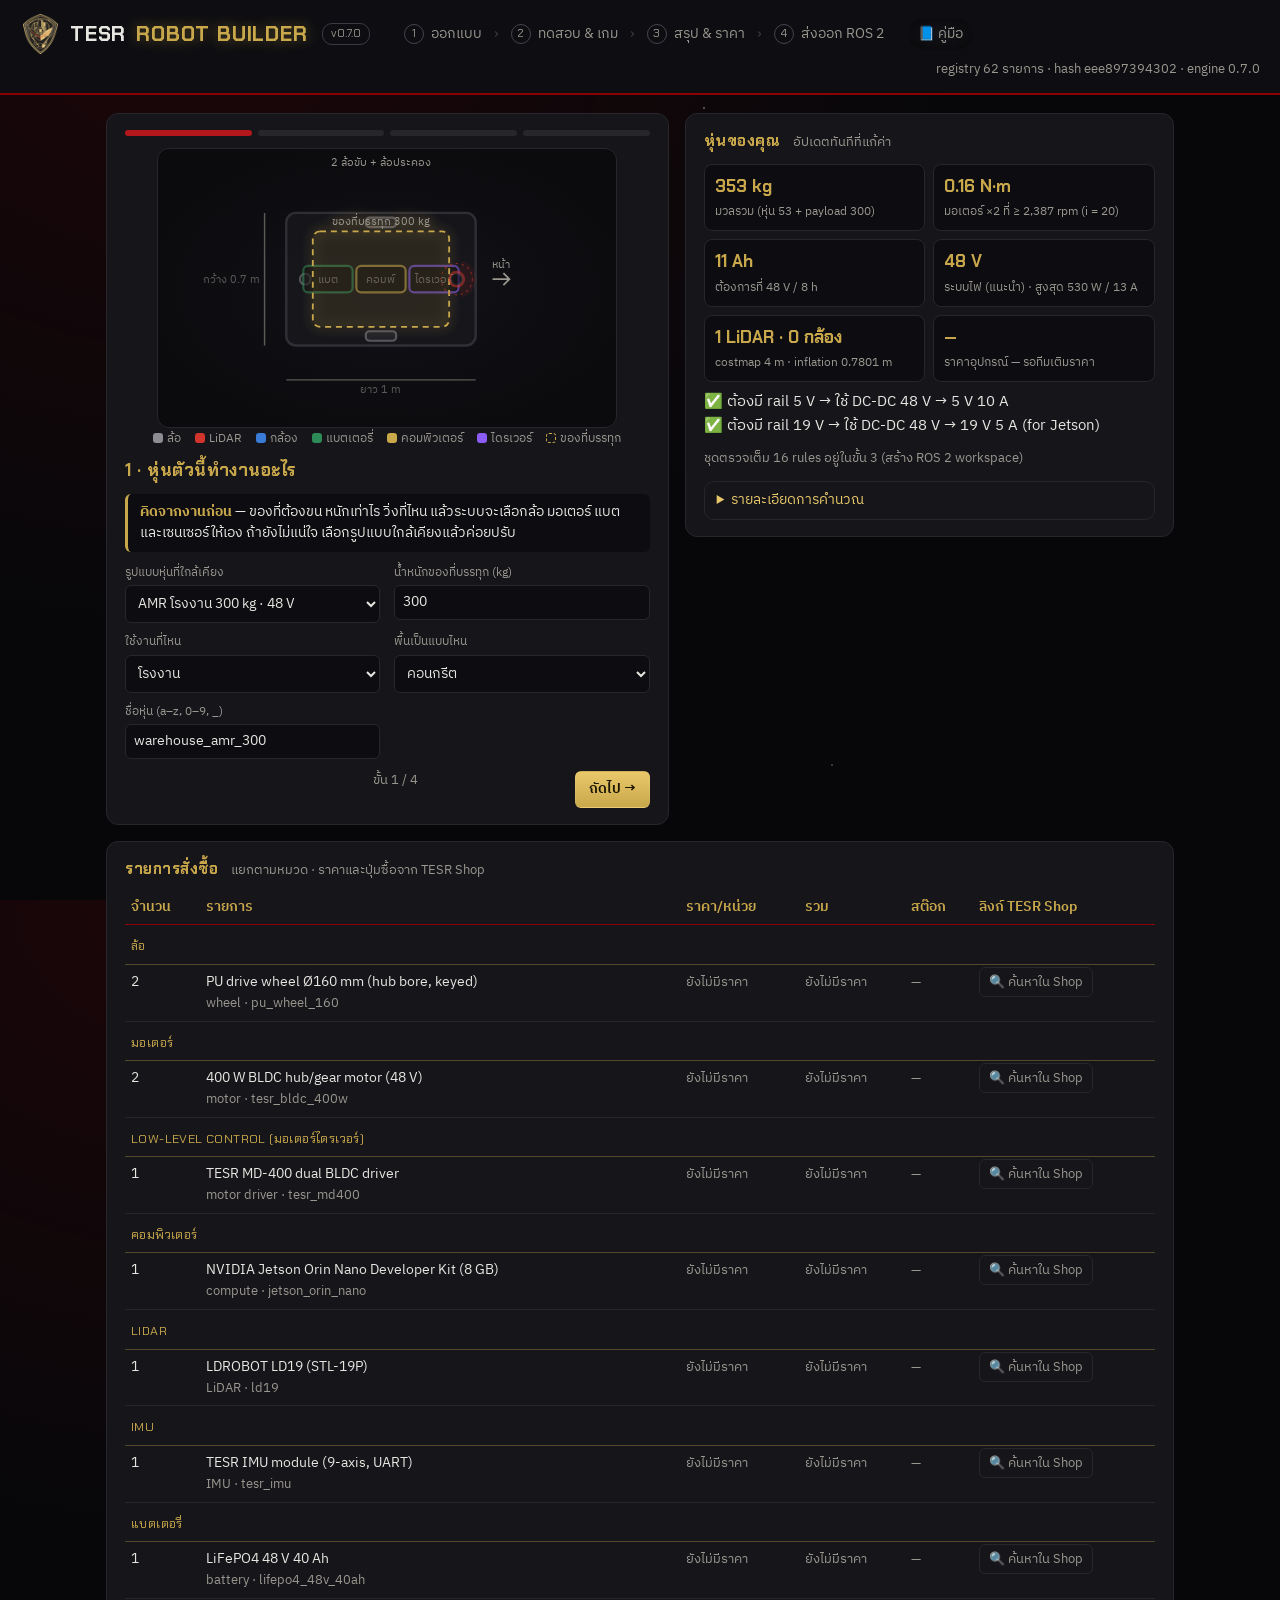
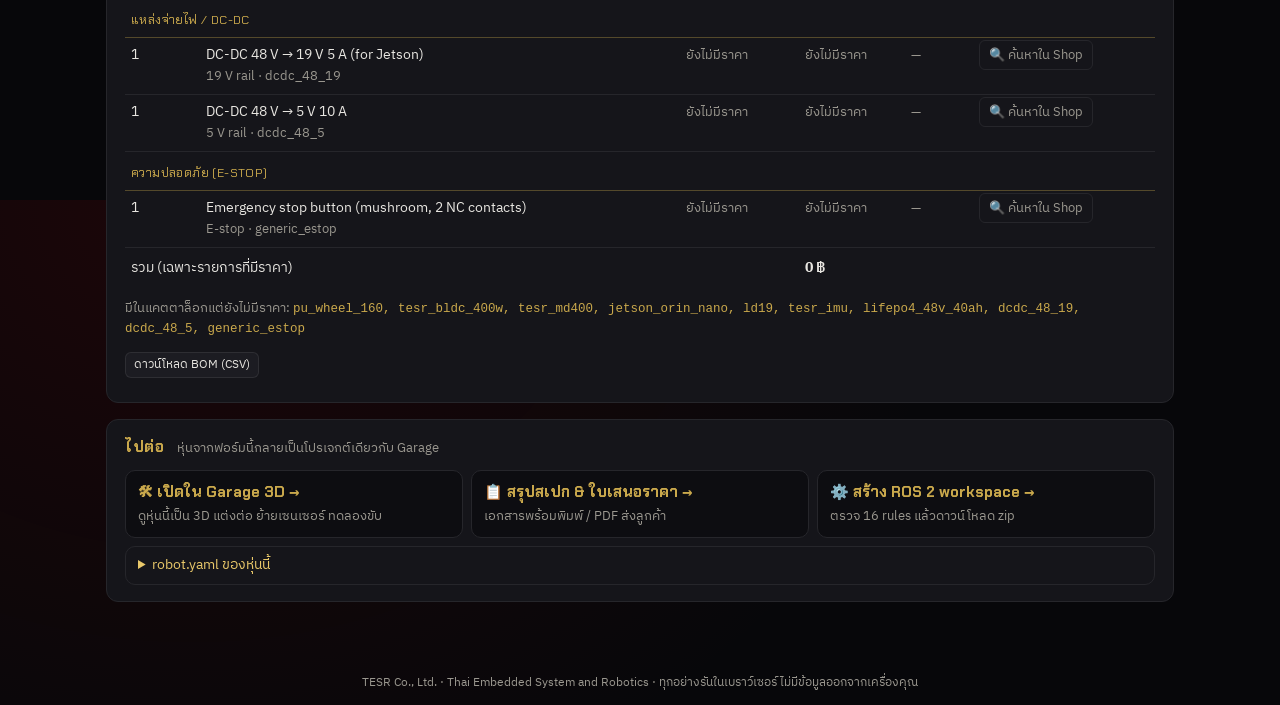
<file: docs/form.html>
<!DOCTYPE html>
<html lang="th">
<head>
<meta charset="utf-8">
<meta name="viewport" content="width=device-width, initial-scale=1">
<title>TESR Robot Builder — โหมดฟอร์ม (กรอกสเปกเร็ว)</title>
<style>header.tesr nav .navsep { color:var(--muted); font-size:11.5px; margin:0 6px 0 4px; opacity:.7; }</style>
<link rel="preconnect" href="https://fonts.googleapis.com">
<link href="https://fonts.googleapis.com/css2?family=Chakra+Petch:wght@500;700&family=IBM+Plex+Sans+Thai:wght@400;600&display=swap" rel="stylesheet">
<link rel="stylesheet" href="./theme.css"><link rel="stylesheet" href="./logo.css">
</head>
<body>
<header class="tesr">
  <h1>TESR <span>Robot Builder</span></h1>
  <nav><a href="./index.html">1 · 🛠 Garage 3D</a><a href="./summary.html">2 · 📋 สรุปสเปก &amp; ใบเสนอราคา</a><a href="./build.html">3 · ⚙️ สร้าง ROS 2 workspace</a><span class="navsep">เครื่องมือ:</span><a class="active" href="./form.html">โหมดฟอร์ม</a><a href="./model.html">เปิด URDF/STL</a></nav>
  <div class="status" id="registryStatus">กำลังโหลด…</div>
</header>
<main class="wrap">
  <div class="wizard">
    <div class="panel">
      <div class="stepbar" id="stepbar"><span></span><span></span><span></span><span></span></div>
      <svg class="guide" id="guide" viewBox="0 0 380 230" xmlns="http://www.w3.org/2000/svg" aria-hidden="true"></svg>
      <div class="legend"><span><i style="background:#8c8c92"></i>ล้อ</span><span><i style="background:#d0342c"></i>LiDAR</span><span><i style="background:#3a7bd5"></i>กล้อง</span><span><i style="background:#2e8b57"></i>แบตเตอรี่</span><span><i style="background:#C9A84C"></i>คอมพิวเตอร์</span><span><i style="background:#8b5cf6"></i>ไดรเวอร์</span><span><i style="background:transparent;border:1px dashed #C9A84C"></i>ของที่บรรทุก</span></div>

      <section class="step now" id="s1">
        <h2>1 · หุ่นตัวนี้ทำงานอะไร</h2>
        <div class="hint"><b>คิดจากงานก่อน</b> — ของที่ต้องขน หนักเท่าไร วิ่งที่ไหน แล้วระบบจะเลือกล้อ มอเตอร์ แบต และเซนเซอร์ให้เอง ถ้ายังไม่แน่ใจ เลือกรูปแบบใกล้เคียงแล้วค่อยปรับ</div>
        <div class="grid">
          <label>รูปแบบหุ่นที่ใกล้เคียง <select id="preset">
            <option value="amr_300">AMR โรงงาน 300 kg · 48 V</option>
            <option value="service_60">หุ่นบริการ 60 kg (โรงพยาบาล/สำนักงาน) · 24 V</option>
            <option value="edu_small">หุ่นเรียนขนาดเล็ก (IRON-X class) · 12 V</option>
            <option value="mecanum_demo">Mecanum 4 ล้อ 30 kg · 24 V</option>
          </select></label>
          <label>น้ำหนักของที่บรรทุก (kg) <input id="payload" type="number" step="1" min="0" value="300"></label>
          <label>ใช้งานที่ไหน <select id="envType"><option value="factory">โรงงาน</option><option value="warehouse">คลังสินค้า</option><option value="hospital">โรงพยาบาล</option><option value="office">สำนักงาน</option><option value="laboratory">ห้องแลป</option><option value="outdoor">กลางแจ้ง</option><option value="custom">อื่น ๆ</option></select></label>
          <label>พื้นเป็นแบบไหน <select id="floor"><option value="concrete">คอนกรีต</option><option value="epoxy">อีพ็อกซี</option><option value="tile">กระเบื้อง</option><option value="carpet">พรม</option><option value="asphalt">ยางมะตอย</option><option value="gravel">กรวด</option><option value="mixed">ผสม</option></select></label>
          <label>ชื่อหุ่น (a–z, 0–9, _) <input id="name" value="warehouse_amr_300"></label>
        </div>
      </section>

      <section class="step" id="s2">
        <h2>2 · ตัวถังใหญ่แค่ไหน</h2>
        <div class="hint"><b>วัดจากขอบนอก</b> ยาว × กว้าง × สูง ของตัวหุ่น (ไม่รวมของที่บรรทุก) ระบบใช้ตัวเลขนี้คำนวณเสถียรภาพ, ช่องทางที่ผ่านได้ และค่า Nav2 ให้อัตโนมัติ</div>
        <div class="grid">
          <label>ยาว L (m) <input id="length" type="number" step="0.01" min="0.1" value="1.0"></label>
          <label>กว้าง W (m) <input id="width" type="number" step="0.01" min="0.1" value="0.7"></label>
          <label>สูง H (m) <input id="height" type="number" step="0.01" min="0.05" value="0.45"></label>
          <label>ล้อประคอง (เฉพาะ differential) <select id="casterLayout"><option value="front_rear">2 ล้อ หน้า + หลัง</option><option value="corners4">4 ล้อ ทุกมุม</option><option value="rear1">1 ล้อ หลัง</option><option value="front1">1 ล้อ หน้า</option></select></label>
          <label>ระบบขับ <select id="drive"><option value="differential">2 ล้อขับ + ล้อประคอง (differential)</option><option value="mecanum">4 ล้อ mecanum (เคลื่อนที่ทุกทิศ)</option><option value="four_wheel" disabled>4 ล้อขับ skid-steer (เร็ว ๆ นี้)</option><option value="ackermann" disabled>บังคับเลี้ยวแบบรถยนต์ Ackermann (เร็ว ๆ นี้)</option></select></label>
        </div>
        <details>
          <summary>ตั้งค่าล้อและตัวถังเพิ่มเติม (ถ้ารู้)</summary>
          <div class="grid">
            <label>ระยะใต้ท้อง (m) <input id="groundClearance" type="number" step="0.005" min="0" value="0.05"></label>
            <label>เส้นผ่านศูนย์กลางล้อ (m) <input id="wheelDiameter" type="number" step="0.005" min="0.02" value="0.16"></label>
            <label>หน้ากว้างล้อ (m) <input id="wheelWidth" type="number" step="0.005" min="0.01" value="0.05"></label>
            <label>ระยะห่างล้อซ้าย-ขวา (m) <input id="track" type="number" step="0.01" min="0.05" value="0.60"></label>
            <label id="wheelbaseRow" style="display:none">wheelbase หน้า-หลัง (m) <input id="wheelbase" type="number" step="0.01" min="0.05" value="0.40"></label>
            <label>อัตราทดเกียร์ i <input id="gearRatio" type="number" step="1" min="1" value="20"></label>
            <label>ช่องทางแคบสุดที่ต้องผ่าน (m) <input id="minAisle" type="number" step="0.05" min="0" value="1.2"></label>
            <label>CoG ของที่บรรทุกเหนือตัวถัง (m) <input id="cogOffsetZ" type="number" step="0.05" value="0.25"></label>
            <label class="check"><input id="robotMassManual" type="checkbox"> กำหนดมวลหุ่นเอง</label>
            <label>มวลหุ่นเปล่า (kg) <input id="robotMass" type="number" step="0.5" min="1" value="50" disabled></label>
          </div>
        </details>
      </section>

      <section class="step" id="s3">
        <h2>3 · วิ่งเร็วแค่ไหน นานแค่ไหน</h2>
        <div class="hint"><b>ความเร็วกำหนดมอเตอร์ เวลากำหนดแบต</b> — หุ่นในอาคารส่วนใหญ่ 0.5–1.0 m/s; แรงดันระบบ 12 V สำหรับหุ่นเล็ก, 24 V ทั่วไป, 48 V สำหรับหุ่นหนัก</div>
        <div class="grid">
          <label>ความเร็วสูงสุด (m/s) <input id="vMax" type="number" step="0.1" min="0.1" max="5" value="1.0"></label>
          <label>ใช้งานต่อการชาร์จ (h) <input id="runtimeH" type="number" step="0.5" min="0.5" value="8"></label>
        </div>
        <h3>แรงดันระบบไฟ <span class="muted">— ระบบแนะนำให้จากกำลังที่ต้องใช้ กดเลือกเองได้ อุปกรณ์ในขั้น 4 จะกรองตามนี้</span></h3>
        <div class="volt" id="voltCards">
          <button type="button" class="vcard" data-v="12"><b>12 V</b><span>หุ่นเล็ก / หุ่นเรียน · &lt; 150 W</span><small>DC/BLDC 60 W · Li-ion 12 V · ไดรเวอร์ serial</small></button>
          <button type="button" class="vcard" data-v="24"><b>24 V</b><span>หุ่นบริการ / ทั่วไป · 150–700 W</span><small>BLDC 100–200 W · LiFePO4 24 V · TESR MD-200</small></button>
          <button type="button" class="vcard" data-v="48"><b>48 V</b><span>AMR หนัก / โลจิสติกส์ · &gt; 700 W</span><small>BLDC 400 W · LiFePO4 48 V · TESR MD-400</small></button>
        </div>
        <select id="busV" hidden><option>12</option><option>24</option><option selected>48</option></select>
        <details>
          <summary>ตั้งค่าการเคลื่อนที่เพิ่มเติม</summary>
          <div class="grid">
            <label>อัตราเร่งสูงสุด a_max (m/s²) <input id="aMax" type="number" step="0.1" min="0.1" max="5" value="0.5"></label>
            <label>หมุนเร็วสุด w_max (rad/s) <input id="wMax" type="number" step="0.1" min="0.1" max="6.28" value="1.0"></label>
            <label>ความชันสูงสุด (°) <input id="slopeDeg" type="number" step="0.5" min="0" max="30" value="5"></label>
            <label>safety margin สำหรับ Nav (m) <input id="margin" type="number" step="0.01" min="0" value="0.05"></label>
          </div>
        </details>
      </section>

      <section class="step" id="s4">
        <h2>4 · อุปกรณ์</h2>
        <div class="hint"><b>เลือกให้แล้วจากผลคำนวณ แต่ไม่ล็อก</b> — ทุกช่องเปลี่ยนได้ เช่นมีแบต 12 V อยู่แล้วก็ใช้ได้ ระบบจะบอกว่าต้องต่ออนุกรมกี่ก้อนหรือต้องมี DC-DC และคิด BOM ให้ ถ้าหุ่นต้องเดินเอง (SLAM/Nav) ต้องมี LiDAR อย่างน้อย 1 ตัว</div>
        <div class="grid">
          <label>ล้อ + มอเตอร์ <select id="motor"></select></label>
          <label>Low-level control (ไดรเวอร์) <select id="driver"></select></label>
          <label>แบตเตอรี่ <select id="battery"></select></label>
          <label>คอมพิวเตอร์ <select id="compute"></select></label>
          <label>LiDAR <select id="lidar"></select></label>
          <label>จำนวน / ตำแหน่ง LiDAR <select id="lidarLayout"><option value="front1">1 ตัว หน้า</option><option value="diag2">2 ตัว เฉียง (หน้าซ้าย + หลังขวา) — แบบ KURO-X / Beary-X</option><option value="fr2">2 ตัว หน้า + หลัง</option><option value="rear3">3 ตัว หน้า + มุมหลัง 2</option><option value="corner4">4 ตัว ทุกมุม</option></select></label>
          <label>กล้อง depth <select id="camera"></select></label>
          <label>จำนวนกล้อง <select id="cameraLayout"><option value="front1">1 ตัว หน้า</option><option value="fr2">2 ตัว หน้า + หลัง</option></select></label>
          <label>IMU <select id="imu"></select></label>
          <label class="check"><input id="estop" type="checkbox" checked> มี E-stop</label>
          <label>จำนวนไดรเวอร์ <input id="driverCount" type="number" step="1" min="1" max="4" value="1"></label>
        </div>
        <details>
          <summary>ดูตัวเลือกมอเตอร์และแบตทั้งหมด พร้อมเหตุผล</summary>
          <div class="two"><div><h3>มอเตอร์</h3><div id="motorRec"></div></div><div><h3>แบตเตอรี่</h3><div id="batteryRec"></div></div></div>
        </details>
        <details>
          <summary>ตั้งค่าโครงการ / แคตตาล็อกราคา</summary>
          <div class="grid">
            <label>package prefix <input id="prefix" value="tesr_robot"></label>
            <label>คำอธิบาย <input id="description" value="300 kg AMR สำหรับโลจิสติกส์ในโรงงาน"></label>
            <label>ประเภทงาน <select id="application"><option value="amr">AMR</option><option value="agv">AGV</option><option value="service">Service</option><option value="delivery">Delivery</option><option value="inspection">Inspection</option><option value="research">Research / Education</option><option value="mobile_manipulator">Mobile manipulator</option><option value="outdoor">Outdoor</option><option value="custom">Custom</option></select></label>
          </div>
          <div class="catalog" style="margin-top:8px">
            <input id="catalogRef" placeholder="ลิงก์ Google Sheet ราคาของทีม (ว่าง = data/products.csv)">
            <button class="mini" id="loadCatalog">โหลด</button>
          </div>
          <p class="muted" id="catalogStatus">—</p>
        </details>
      </section>

      <div class="navrow">
        <button class="ghost" id="prevStep">← ย้อนกลับ</button>
        <span class="muted" id="stepText"></span>
        <button class="gold" id="nextStep">ถัดไป →</button>
      </div>
    </div>

    <div class="panel sticky">
      <h2>หุ่นของคุณ <small>อัปเดตทันทีที่แก้ค่า</small></h2>
      <div class="kpi" id="kpi"></div>
      <div id="compatOut"></div>
      <details>
        <summary>รายละเอียดการคำนวณ</summary>
        <h3>ระบบขับ</h3><div id="drivetrainOut"></div>
        <h3>พลังงาน</h3><div id="powerOut"></div>
        <h3>Nav2</h3><div id="navOut"></div>
      </details>
    </div>
  </div>

  <div class="panel" id="bomPanel">
    <h2>รายการสั่งซื้อ <small>แยกตามหมวด · ราคาและปุ่มซื้อจาก TESR Shop</small></h2>
    <div id="bomOut"></div>
    <div class="actions"><button class="mini ghost" id="downloadBom">ดาวน์โหลด BOM (CSV)</button></div>
  </div>

  <div class="panel">
    <h2>ไปต่อ <small>หุ่นจากฟอร์มนี้กลายเป็นโปรเจกต์เดียวกับ Garage</small></h2>
    <div class="steps">
      <a href="#" id="toModel"><b>🛠 เปิดใน Garage 3D →</b><small>ดูหุ่นนี้เป็น 3D แต่งต่อ ย้ายเซนเซอร์ ทดลองขับ</small></a>
      <a href="#" id="toSummary"><b>📋 สรุปสเปก &amp; ใบเสนอราคา →</b><small>เอกสารพร้อมพิมพ์ / PDF ส่งลูกค้า</small></a>
      <a href="#" id="toBuild"><b>⚙️ สร้าง ROS 2 workspace →</b><small>ตรวจ 16 rules แล้วดาวน์โหลด zip</small></a>
    </div>
    <details>
      <summary>robot.yaml ของหุ่นนี้</summary>
      <div class="actions"><button class="mini" id="downloadYaml">ดาวน์โหลด .robot.yaml</button><button class="mini ghost" id="copyYaml">คัดลอก YAML</button><button class="mini ghost" id="downloadDesign">ดาวน์โหลดผลคำนวณ (JSON)</button></div>
      <textarea id="yamlOut" class="yaml" readonly></textarea>
      <pre id="cmdOut" class="muted"></pre>
    </details>
  </div>
</main>
<footer class="tesr">TESR Co., Ltd. · Thai Embedded System and Robotics · ทุกอย่างรันในเบราว์เซอร์ ไม่มีข้อมูลออกจากเครื่องคุณ</footer>
<script src="./app.js"></script>
<script src="./garage-core.js"></script>
<script>
// Form mode → the one shared project: convert the form design into a Garage state (tesr_rb_garage), then open a page.
(function () {
  function toGarage(d) {
    const G = window.TESR_GARAGE, reg = window.__tesrRegistry;
    const state = {
      version: 1, blueprint: null, name: d.name, prefix: d.prefix, description: d.description || d.name,
      mission: { application: d.application, envType: d.envType, floor: d.floor, payload: d.payload, vMax: d.vMax, aMax: d.aMax, wMax: d.wMax,
        runtimeH: d.runtimeH, slopeDeg: d.slopeDeg, minAisle: d.minAisle || 0, cogOffsetZ: d.cogOffsetZ },
      chassis: { shape: 'box', length: d.length, width: d.width, height: d.height, clearance: d.groundClearance, color: 'gunmetal', shell: null },
      drive: { type: d.drive, wheelDiameter: d.wheelDiameter, wheelWidth: d.wheelWidth, track: d.track, wheelbase: d.wheelbase, gearRatio: d.gearRatio,
        casterLayout: d.casterLayout || 'front_rear', driverCount: d.driverCount, motor: d.motor, driver: d.driver },
      power: { busV: d.busV, battery: d.battery }, compute: d.compute, sensors: [], parts: [], estop: !!d.estop,
      user: { motor: true, driver: true, battery: true, busV: true },
    };
    if (d.lidar) state.sensors.push(...G.placeLayout('lidar', d.lidar, d.lidarLayout || 'front1', state, reg));
    if (d.camera) state.sensors.push(...G.placeLayout('depth_camera', d.camera, d.cameraLayout || 'front1', state, reg));
    if (d.imu) state.sensors.push(...G.placeLayout('imu', d.imu, null, state, reg));
    return state;
  }
  function go(page) {
    return (ev) => {
      ev.preventDefault(); ev.stopImmediatePropagation();
      const t = window.__tesr; if (!t) return;
      const reg = window.__tesrRegistry; if (!reg) return;
      const state = toGarage(t.d), dv = window.TESR_GARAGE.derive(state, reg, []);
      localStorage.setItem('tesr_rb_garage', JSON.stringify(state));
      localStorage.removeItem('tesr_rb_garage_shot');
      const project = JSON.parse(localStorage.getItem('tesr_rb_project') || '{}');
      Object.assign(project, { yaml: window.TESR_GARAGE.toYaml(state, reg, dv), design: { name: state.name, prefix: state.prefix }, garage: state, saved_at: new Date().toISOString() });
      localStorage.setItem('tesr_rb_project', JSON.stringify(project));
      location.href = page;
    };
  }
  fetch('./data/registry.json', { cache: 'no-store' }).then((r) => r.json()).then((reg) => { window.__tesrRegistry = reg; });
  // capture-phase listeners run before app.js's own onclick handlers
  document.getElementById('toModel').addEventListener('click', go('./index.html'), true);
  document.getElementById('toSummary').addEventListener('click', go('./summary.html'), true);
  document.getElementById('toBuild').addEventListener('click', go('./build.html'), true);
})();
</script>
<script>
(function () {
  const steps = ['s1', 's2', 's3', 's4'];
  const focus = { s1: ['payload'], s2: ['chassis', 'dim'], s3: ['wheel', 'battery'], s4: ['lidar', 'camera', 'compute', 'driver'] };
  let i = 0;
  const $ = (id) => document.getElementById(id);
  const NS = 'http://www.w3.org/2000/svg';
  const el = (tag, attrs, text) => { const e = document.createElementNS(NS, tag); Object.entries(attrs).forEach(([k, v]) => e.setAttribute(k, v)); if (text != null) e.textContent = text; return e; };

  // Top-down illustration of the robot being designed: wheels by drive type, sensor count and placement, dimensions.
  function drawGuide(d) {
    const svg = $('guide'); if (!svg || !d) return;
    while (svg.firstChild) svg.removeChild(svg.firstChild);
    const hl = focus[steps[i]];
    const L = d.length, W = d.width, sc = Math.min(200 / L, 110 / W), cx = 185, cy = 108, l = L * sc, w = W * sc;
    const g = (part, color) => { const grp = el('g', { class: `part ${part}${hl.includes(part) ? ' hl' : ''}`, style: `--c:${color}` }); svg.appendChild(grp); return grp; };
    const label = (x, y, t, anchor = 'middle', part) => svg.appendChild(el('text', { x, y, class: `label${part && hl.includes(part) ? ' hl' : ''}`, 'text-anchor': anchor }, t));
    // front arrow
    svg.appendChild(el('path', { d: `M${cx + l / 2 + 14} ${cy} l 14 0 m -5 -5 l 5 5 l -5 5`, stroke: '#9a978f', fill: 'none', 'stroke-width': 1.5 }));
    label(cx + l / 2 + 21, cy - 9, 'หน้า', 'middle');
    // chassis
    const ch = g('chassis', '#4a4a52');
    ch.appendChild(el('rect', { x: cx - l / 2, y: cy - w / 2, width: l, height: w, rx: 8, fill: '#1c1c22', stroke: 'var(--c)', 'stroke-width': 2 }));
    // wheels
    const wh = g('wheel', '#8c8c92'), r = Math.max(7, d.wheelDiameter * sc / 2), wt = Math.max(5, d.wheelWidth * sc);
    const track = Math.min(d.track * sc, w + wt), wb = Math.min((d.wheelbase || d.length * 0.6) * sc, l - 2 * r);
    const wheel = (x, y, rot = 0, mec = false) => {
      const grp = el('g', { transform: `translate(${x} ${y}) rotate(${rot})` });
      grp.appendChild(el('rect', { x: -r, y: -wt / 2, width: 2 * r, height: wt, rx: 3, fill: '#2a2a30', stroke: 'var(--c)', 'stroke-width': 1.8 }));
      if (mec) for (let k = -r + 4; k < r - 2; k += 5) grp.appendChild(el('line', { x1: k, y1: -wt / 2 + 1, x2: k + 4, y2: wt / 2 - 1, stroke: 'var(--c)', 'stroke-width': 1 }));
      wh.appendChild(grp);
    };
    if (d.drive === 'differential') {
      wheel(cx, cy - track / 2); wheel(cx, cy + track / 2);
      (d.casterSpots || []).forEach((c) => wh.appendChild(el('circle', { cx: cx + c.x * sc, cy: cy - c.y * sc, r: 4.5, fill: '#2a2a30', stroke: 'var(--c)', 'stroke-width': 1.5 })));
    } else {
      const steer = d.drive === 'ackermann' ? 18 : 0, mec = d.drive === 'mecanum';
      wheel(cx + wb / 2, cy - track / 2, steer, mec); wheel(cx + wb / 2, cy + track / 2, steer, mec); wheel(cx - wb / 2, cy - track / 2, 0, mec); wheel(cx - wb / 2, cy + track / 2, 0, mec);
    }
    // internals
    const box = (part, color, x, y, bw, bh, t) => { const grp = g(part, color); grp.appendChild(el('rect', { x: x - bw / 2, y: y - bh / 2, width: bw, height: bh, rx: 4, fill: '#0d0d11', stroke: 'var(--c)', 'stroke-width': 1.8 })); grp.appendChild(el('text', { x, y: y + 3.5, class: 'label', 'text-anchor': 'middle', fill: color }, t)); };
    const iw = Math.min(46, l * 0.26), ih = Math.min(22, w * 0.42);
    box('battery', '#2e8b57', cx - l * 0.28, cy, iw, ih, 'แบต');
    box('compute', '#C9A84C', cx, cy, iw, ih, 'คอมพ์');
    box('driver', '#8b5cf6', cx + l * 0.28, cy, iw, ih, 'ไดรเวอร์');
    // payload (dashed)
    const pl = g('payload', '#C9A84C');
    pl.appendChild(el('rect', { x: cx - l * 0.36, y: cy - w * 0.36, width: l * 0.72, height: w * 0.72, rx: 6, fill: 'rgba(201,168,76,.06)', stroke: 'var(--c)', 'stroke-width': 1.5, 'stroke-dasharray': '5 4' }));
    pl.appendChild(el('text', { x: cx, y: cy - w * 0.36 - 5, class: 'label', 'text-anchor': 'middle', fill: '#C9A84C' }, `ของที่บรรทุก ${d.payload} kg`));
    // lidars
    const li = g('lidar', '#d0342c');
    (d.lidarSpots || []).forEach((p) => { const x = cx + p.x * sc, y = cy - p.y * sc, a = -p.yaw;
      li.appendChild(el('circle', { cx: x, cy: y, r: 13, fill: 'none', stroke: 'var(--c)', 'stroke-width': 1, 'stroke-dasharray': '2 3' }));
      li.appendChild(el('path', { d: `M${x} ${y} L${x + 16 * Math.cos(a - 1.3)} ${y + 16 * Math.sin(a - 1.3)} A16 16 0 0 1 ${x + 16 * Math.cos(a + 1.3)} ${y + 16 * Math.sin(a + 1.3)} Z`, fill: 'rgba(208,52,44,.18)', stroke: 'none' }));
      li.appendChild(el('circle', { cx: x, cy: y, r: 6, fill: '#0d0d11', stroke: 'var(--c)', 'stroke-width': 2 })); });
    // cameras (FOV wedges)
    const cm = g('camera', '#3a7bd5');
    (d.cameraSpots || []).forEach((p) => { const dir = p.x >= 0 ? 1 : -1, x = cx + p.x * sc, y = cy - p.y * sc;
      cm.appendChild(el('rect', { x: x - (dir > 0 ? 8 : 0), y: y - 5, width: 8, height: 10, rx: 2, fill: '#0d0d11', stroke: 'var(--c)', 'stroke-width': 2 }));
      cm.appendChild(el('path', { d: `M${x} ${y} l ${dir * 22} -12 l 0 24 z`, fill: 'rgba(58,123,213,.18)', stroke: 'var(--c)', 'stroke-width': 1 })); });
    // dimensions
    const dm = g('dim', '#9a978f');
    const yL = cy + w / 2 + r + 16, xW = cx - l / 2 - 18;
    dm.appendChild(el('path', { d: `M${cx - l / 2} ${yL} L${cx + l / 2} ${yL} M${xW} ${cy - w / 2} L${xW} ${cy + w / 2}`, stroke: 'var(--c)', 'stroke-width': 1.2 }));
    dm.appendChild(el('text', { x: cx, y: yL + 11, class: `label${hl.includes('dim') ? ' hl' : ''}`, 'text-anchor': 'middle' }, `ยาว ${L} m`));
    dm.appendChild(el('text', { x: xW - 4, y: cy + 3, class: `label${hl.includes('dim') ? ' hl' : ''}`, 'text-anchor': 'end' }, `กว้าง ${W} m`));
    label(cx, 14, ({ differential: '2 ล้อขับ + ล้อประคอง', mecanum: 'Mecanum 4 ล้อ', four_wheel: '4 ล้อขับ skid-steer', ackermann: 'Ackermann' })[d.drive] || d.drive, 'middle', 'wheel');
  }

  function show(n) {
    i = Math.max(0, Math.min(steps.length - 1, n));
    steps.forEach((s, k) => $(s).classList.toggle('now', k === i));
    [...$('stepbar').children].forEach((e, k) => { e.className = k < i ? 'done' : k === i ? 'now' : ''; });
    $('prevStep').style.visibility = i === 0 ? 'hidden' : 'visible';
    $('nextStep').textContent = i === steps.length - 1 ? 'ดูรายการสั่งซื้อ ↓' : 'ถัดไป →';
    $('stepText').textContent = `ขั้น ${i + 1} / ${steps.length}`;
    if (window.__tesr) drawGuide(window.__tesr.d);
  }
  $('prevStep').onclick = () => show(i - 1);
  $('nextStep').onclick = () => { if (i === steps.length - 1) $('bomPanel').scrollIntoView({ behavior: 'smooth' }); else show(i + 1); };
  new MutationObserver(() => { if (window.__tesr) drawGuide(window.__tesr.d); }).observe($('kpi'), { childList: true });
  show(0);
})();
</script>
<script src="./version.js"></script>
<script src="./nav.js"></script>
</body>
</html>
</file>
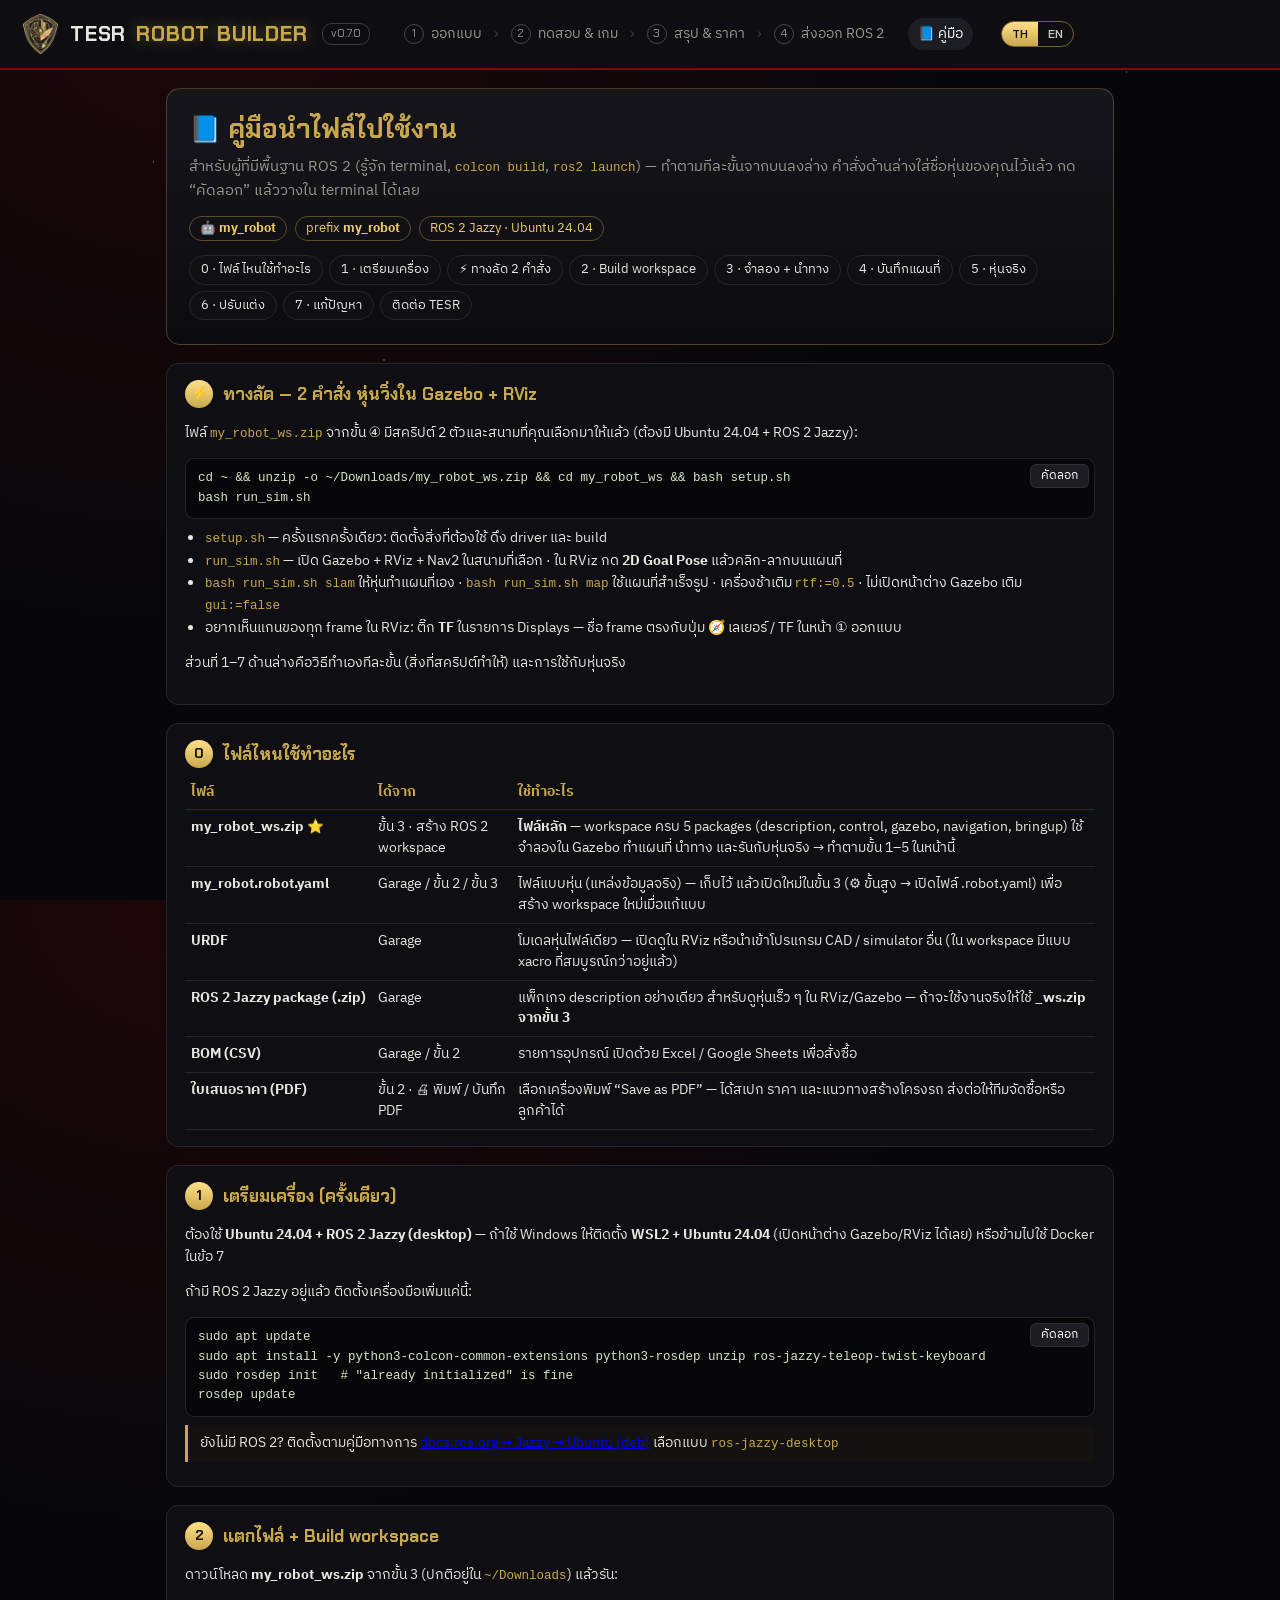
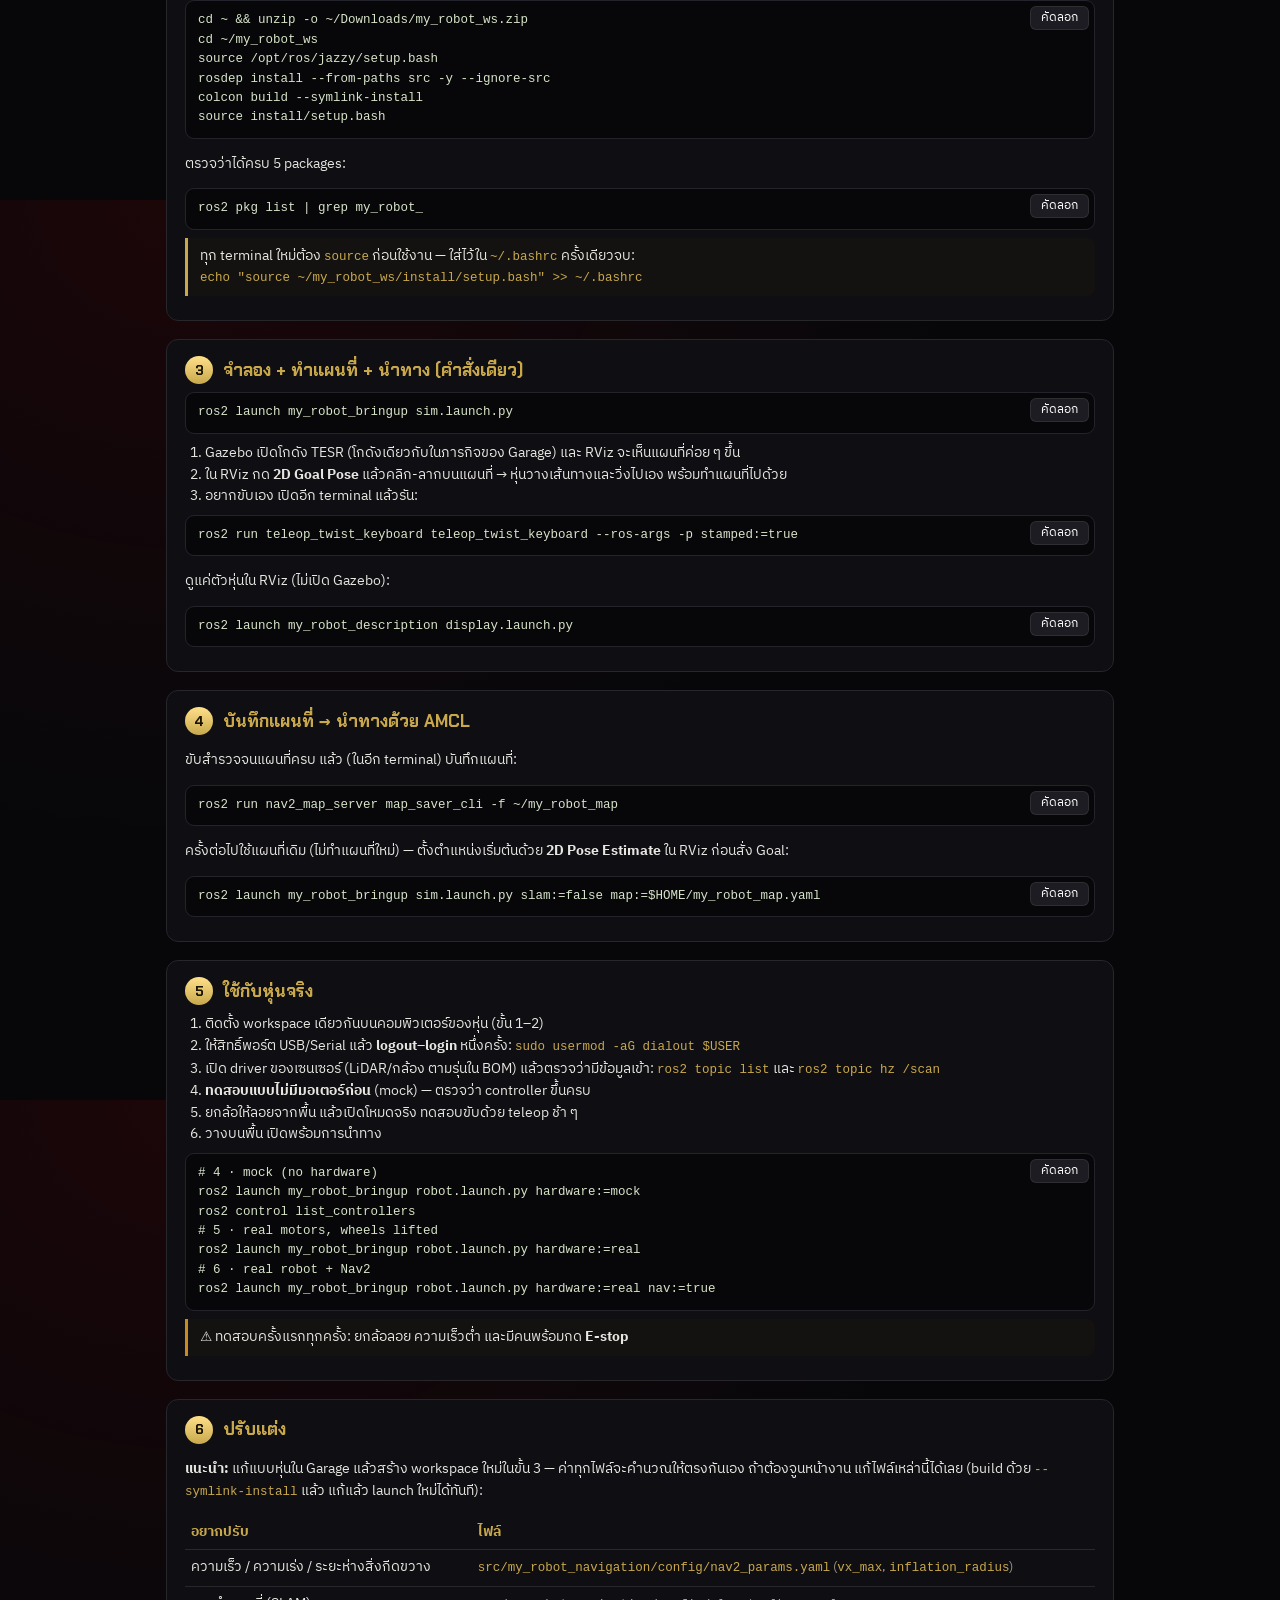
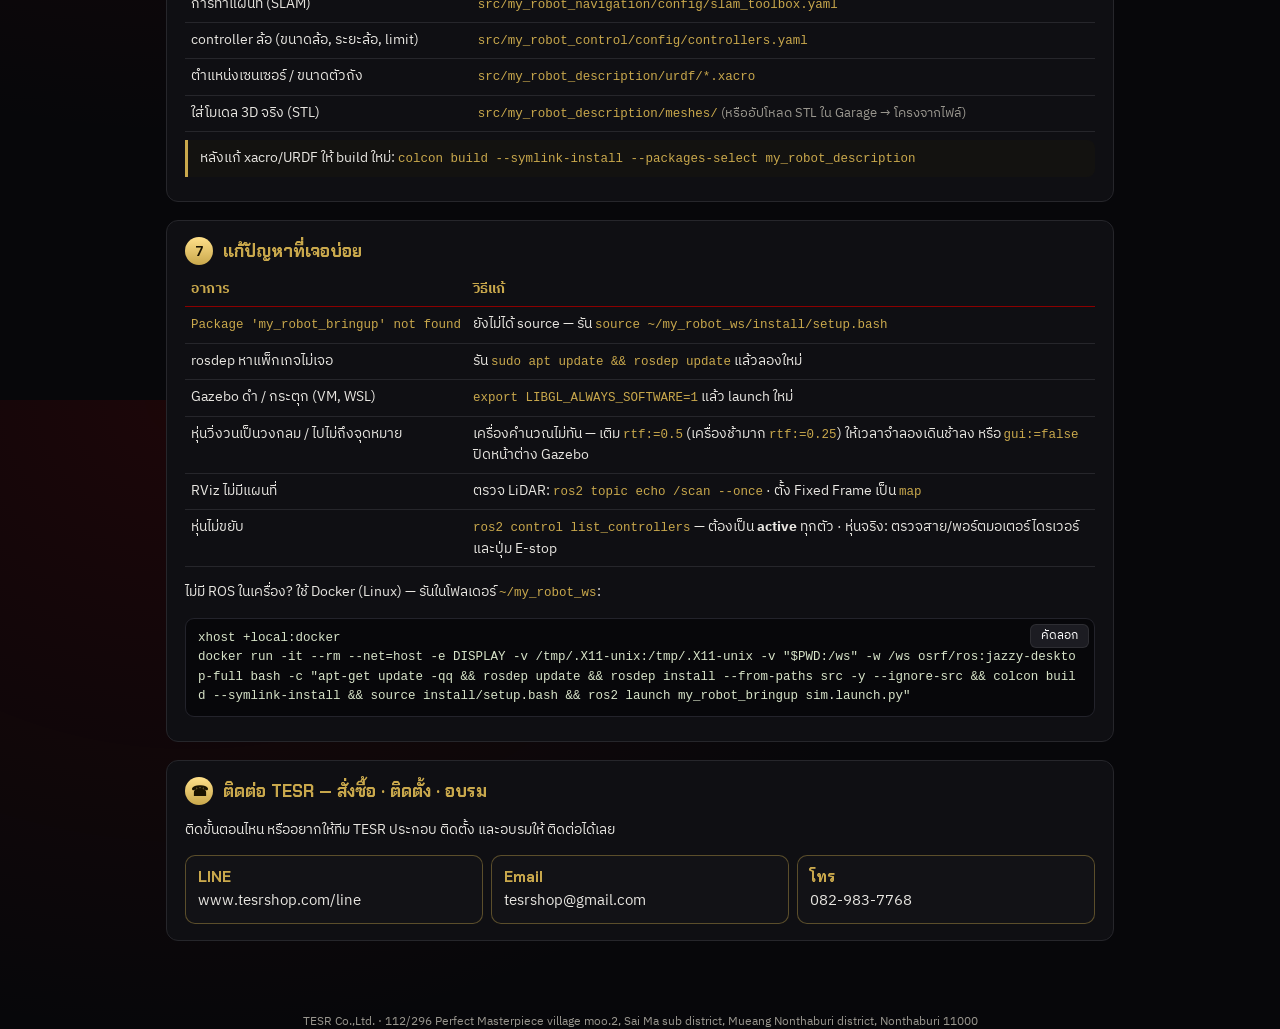
<file: docs/guide.html>
<!DOCTYPE html>
<html lang="th">
<head>
<meta charset="utf-8">
<meta name="viewport" content="width=device-width, initial-scale=1">
<title>TESR Robot Builder — คู่มือนำไฟล์ไปใช้งาน</title>
<link rel="preconnect" href="https://fonts.googleapis.com">
<link href="https://fonts.googleapis.com/css2?family=Chakra+Petch:wght@500;700&family=IBM+Plex+Sans+Thai:wght@400;600&display=swap" rel="stylesheet">
<link rel="stylesheet" href="./theme.css"><link rel="stylesheet" href="./logo.css">
<style>
  header.tesr nav .navsep { color:var(--muted); font-size:11.5px; margin:0 6px 0 4px; opacity:.7; }
  html[lang="en"] .th, html:not([lang="en"]) .en { display:none !important; }
  .g { max-width:980px; margin:0 auto; padding:18px 16px 60px; }
  .hero { padding:20px 22px; border:1px solid rgba(201,168,76,.3); border-radius:14px; background:linear-gradient(180deg,#16161c,#0b0b0f); }
  .hero h1 { font-family:'Chakra Petch'; margin:0 0 6px; font-size:26px; } .hero h1 span { color:var(--gold); }
  .hero p { color:var(--muted); margin:4px 0; }
  .me { display:inline-flex; gap:8px; flex-wrap:wrap; margin-top:10px; } .me span { border:1px solid rgba(201,168,76,.4); border-radius:14px; padding:2px 10px; font-size:12.5px; color:var(--gold-2); }
  .toc { display:flex; gap:6px; flex-wrap:wrap; margin:14px 0 4px; } .toc a { text-decoration:none; font-size:12.5px; color:var(--text); border:1px solid var(--line); border-radius:16px; padding:4px 11px; background:#101014; }
  .toc a:hover { border-color:var(--gold); color:var(--gold); }
  section.s { margin-top:18px; padding:16px 18px; border:1px solid var(--line); border-radius:12px; background:#0f0f13; }
  section.s h2 { font-family:'Chakra Petch'; color:var(--gold); font-size:17px; margin:0 0 8px; display:flex; gap:10px; align-items:center; }
  section.s h2 .n { width:28px; height:28px; border-radius:50%; display:grid; place-items:center; font-size:14px; color:#1a1300; background:linear-gradient(180deg,#ffe08a,#C9A84C); flex:none; }
  section.s p, section.s li { font-size:14px; } section.s ul, section.s ol { margin:6px 0; padding-left:20px; }
  .code { position:relative; margin:8px 0; }
  .code pre { margin:0; background:#07070a; border:1px solid #23232b; border-radius:9px; padding:10px 12px; color:#d7e3c8; font-size:12.5px; white-space:pre-wrap; word-break:break-all; }
  .code button { position:absolute; top:6px; right:6px; font-size:11.5px; padding:2px 10px; background:#1c1c22; }
  table.f { width:100%; border-collapse:collapse; font-size:13.5px; } table.f th { text-align:left; color:var(--gold); padding:6px; border-bottom:1px solid var(--crimson); }
  table.f td { padding:7px 6px; border-bottom:1px solid var(--line); vertical-align:top; } table.f td:first-child { white-space:nowrap; }
  @media (max-width:700px) { table.f td:first-child { white-space:normal; } }
  .tip { border-left:3px solid var(--gold); background:#131210; padding:8px 12px; border-radius:0 8px 8px 0; font-size:13.5px; margin:8px 0; }
  .warn { border-left-color:var(--warn); }
  .contact { display:grid; grid-template-columns:repeat(3, 1fr); gap:8px; margin-top:8px; }
  .contact a { display:block; text-decoration:none; color:var(--text); border:1px solid rgba(201,168,76,.4); border-radius:10px; padding:10px 12px; background:#121216; }
  .contact a b { display:block; color:var(--gold); font-family:'Chakra Petch'; } .contact a:hover { border-color:var(--gold); }
  @media (max-width:700px) { .contact { grid-template-columns:1fr; } }
</style>
</head>
<body>
<header class="tesr">
  <h1>TESR <span>Robot Builder</span></h1>
  <nav><a href="./index.html">1 · 🛠 Garage 3D</a><a href="./summary.html">2 · 📋 สรุปสเปก &amp; ใบเสนอราคา</a><a href="./build.html">3 · ⚙️ สร้าง ROS 2 workspace</a><a class="active" href="./guide.html"><span class="i18n-th">📘 คู่มือใช้ไฟล์</span><span class="i18n-en">📘 File guide</span></a></nav>
</header>
<main class="g">
  <div class="hero">
    <h1><span class="th">📘 คู่มือนำไฟล์ไปใช้งาน</span><span class="en">📘 Using the exported files</span></h1>
    <p class="th">สำหรับผู้ที่มีพื้นฐาน ROS 2 (รู้จัก terminal, <code>colcon build</code>, <code>ros2 launch</code>) — ทำตามทีละขั้นจากบนลงล่าง คำสั่งด้านล่างใส่ชื่อหุ่นของคุณไว้แล้ว กด “คัดลอก” แล้ววางใน terminal ได้เลย</p>
    <p class="en">For users with basic ROS 2 experience (terminal, <code>colcon build</code>, <code>ros2 launch</code>). Follow the steps top to bottom — the commands already contain your robot's name, just press “Copy” and paste them into a terminal.</p>
    <div class="me"><span>🤖 <b id="meName">my_robot</b></span><span>prefix <b id="mePre">my_robot</b></span><span>ROS 2 Jazzy · Ubuntu 24.04</span></div>
    <div class="toc">
      <a href="#files"><span class="th">0 · ไฟล์ไหนใช้ทำอะไร</span><span class="en">0 · Which file is for what</span></a>
      <a href="#prep"><span class="th">1 · เตรียมเครื่อง</span><span class="en">1 · Prepare the PC</span></a>
      <a href="#quick"><span class="th">⚡ ทางลัด 2 คำสั่ง</span><span class="en">⚡ 2-command shortcut</span></a>
      <a href="#build"><span class="th">2 · Build workspace</span><span class="en">2 · Build the workspace</span></a>
      <a href="#sim"><span class="th">3 · จำลอง + นำทาง</span><span class="en">3 · Simulate + navigate</span></a>
      <a href="#map"><span class="th">4 · บันทึกแผนที่</span><span class="en">4 · Save the map</span></a>
      <a href="#real"><span class="th">5 · หุ่นจริง</span><span class="en">5 · Real robot</span></a>
      <a href="#tune"><span class="th">6 · ปรับแต่ง</span><span class="en">6 · Tuning</span></a>
      <a href="#fix"><span class="th">7 · แก้ปัญหา</span><span class="en">7 · Troubleshooting</span></a>
      <a href="#contact"><span class="th">ติดต่อ TESR</span><span class="en">Contact TESR</span></a>
    </div>
  </div>

  <section class="s" id="quick">
    <h2><span class="n">⚡</span><span class="th">ทางลัด — 2 คำสั่ง หุ่นวิ่งใน Gazebo + RViz</span><span class="en">Shortcut — 2 commands and the robot drives in Gazebo + RViz</span></h2>
    <p class="th">ไฟล์ <code>{N}_ws.zip</code> จากขั้น ④ มีสคริปต์ 2 ตัวและสนามที่คุณเลือกมาให้แล้ว (ต้องมี Ubuntu 24.04 + ROS 2 Jazzy):</p>
    <p class="en"><code>{N}_ws.zip</code> from step ④ already contains two scripts and the field you chose (needs Ubuntu 24.04 + ROS 2 Jazzy):</p>
    <div class="code"><pre>cd ~ && unzip -o ~/Downloads/{N}_ws.zip && cd {N}_ws && bash setup.sh
bash run_sim.sh</pre></div>
    <ul class="th"><li><code>setup.sh</code> — ครั้งแรกครั้งเดียว: ติดตั้งสิ่งที่ต้องใช้ ดึง driver และ build</li>
      <li><code>run_sim.sh</code> — เปิด Gazebo + RViz + Nav2 ในสนามที่เลือก · ใน RViz กด <b>2D Goal Pose</b> แล้วคลิก-ลากบนแผนที่</li>
      <li><code>bash run_sim.sh slam</code> ให้หุ่นทำแผนที่เอง · <code>bash run_sim.sh map</code> ใช้แผนที่สำเร็จรูป · เครื่องช้าเติม <code>rtf:=0.5</code> · ไม่เปิดหน้าต่าง Gazebo เติม <code>gui:=false</code></li>
      <li>อยากเห็นแกนของทุก frame ใน RViz: ติ๊ก <b>TF</b> ในรายการ Displays — ชื่อ frame ตรงกับปุ่ม 🧭 เลเยอร์ / TF ในหน้า ① ออกแบบ</li></ul>
    <ul class="en"><li><code>setup.sh</code> — first time only: installs what is needed, fetches drivers and builds</li>
      <li><code>run_sim.sh</code> — starts Gazebo + RViz + Nav2 in the chosen field · in RViz press <b>2D Goal Pose</b> and click-drag on the map</li>
      <li><code>bash run_sim.sh slam</code> lets the robot map by itself · <code>bash run_sim.sh map</code> uses the ready-made map · slow PC: add <code>rtf:=0.5</code> · no Gazebo window: add <code>gui:=false</code></li>
      <li>To see the axes of every frame in RViz, tick <b>TF</b> in the Displays list — the frame names match the 🧭 Layers / TF button on the ① Design page</li></ul>
    <p class="th">ส่วนที่ 1–7 ด้านล่างคือวิธีทำเองทีละขั้น (สิ่งที่สคริปต์ทำให้) และการใช้กับหุ่นจริง</p>
    <p class="en">Sections 1–7 below are the same steps by hand (what the scripts do for you) and the real-robot setup.</p>
  </section>

  <section class="s" id="files">
    <h2><span class="n">0</span><span class="th">ไฟล์ไหนใช้ทำอะไร</span><span class="en">Which file is for what</span></h2>
    <table class="f">
      <tr><th><span class="th">ไฟล์</span><span class="en">File</span></th><th><span class="th">ได้จาก</span><span class="en">From</span></th><th><span class="th">ใช้ทำอะไร</span><span class="en">Use it to</span></th></tr>
      <tr><td><b><span class="vN">my_robot</span>_ws.zip</b> ⭐</td><td><span class="th">ขั้น 3 · สร้าง ROS 2 workspace</span><span class="en">Step 3 · Build ROS 2 workspace</span></td>
        <td><span class="th"><b>ไฟล์หลัก</b> — workspace ครบ 5 packages (description, control, gazebo, navigation, bringup) ใช้จำลองใน Gazebo ทำแผนที่ นำทาง และรันกับหุ่นจริง → ทำตามขั้น 1–5 ในหน้านี้</span>
        <span class="en"><b>The main file</b> — a complete workspace with 5 packages (description, control, gazebo, navigation, bringup) for Gazebo simulation, mapping, navigation and the real robot → follow steps 1–5 below</span></td></tr>
      <tr><td><b><span class="vN">my_robot</span>.robot.yaml</b></td><td><span class="th">Garage / ขั้น 2 / ขั้น 3</span><span class="en">Garage / step 2 / step 3</span></td>
        <td><span class="th">ไฟล์แบบหุ่น (แหล่งข้อมูลจริง) — เก็บไว้ แล้วเปิดใหม่ในขั้น 3 (⚙️ ขั้นสูง → เปิดไฟล์ .robot.yaml) เพื่อสร้าง workspace ใหม่เมื่อแก้แบบ</span>
        <span class="en">The robot design (source of truth) — keep it; reopen it in step 3 (⚙️ Advanced → Open .robot.yaml) to regenerate the workspace after a change</span></td></tr>
      <tr><td><b>URDF</b></td><td>Garage</td>
        <td><span class="th">โมเดลหุ่นไฟล์เดียว — เปิดดูใน RViz หรือนำเข้าโปรแกรม CAD / simulator อื่น (ใน workspace มีแบบ xacro ที่สมบูรณ์กว่าอยู่แล้ว)</span>
        <span class="en">Single-file robot model — view it in RViz or import into CAD / another simulator (the workspace already contains the fuller xacro version)</span></td></tr>
      <tr><td><b>ROS 2 Jazzy package (.zip)</b></td><td>Garage</td>
        <td><span class="th">แพ็กเกจ description อย่างเดียว สำหรับดูหุ่นเร็ว ๆ ใน RViz/Gazebo — ถ้าจะใช้งานจริงให้ใช้ <b>_ws.zip จากขั้น 3</b></span>
        <span class="en">Description package only, for a quick look in RViz/Gazebo — for real work use the <b>_ws.zip from step 3</b></span></td></tr>
      <tr><td><b>BOM (CSV)</b></td><td><span class="th">Garage / ขั้น 2</span><span class="en">Garage / step 2</span></td>
        <td><span class="th">รายการอุปกรณ์ เปิดด้วย Excel / Google Sheets เพื่อสั่งซื้อ</span><span class="en">Parts list — open in Excel / Google Sheets for purchasing</span></td></tr>
      <tr><td><b><span class="th">ใบเสนอราคา (PDF)</span><span class="en">Quotation (PDF)</span></b></td><td><span class="th">ขั้น 2 · 🖨 พิมพ์ / บันทึก PDF</span><span class="en">Step 2 · 🖨 Print / save PDF</span></td>
        <td><span class="th">เลือกเครื่องพิมพ์ “Save as PDF” — ได้สเปก ราคา และแนวทางสร้างโครงรถ ส่งต่อให้ทีมจัดซื้อหรือลูกค้าได้</span>
        <span class="en">Choose the “Save as PDF” printer — spec, prices and the frame build guide, ready for purchasing or your customer</span></td></tr>
    </table>
  </section>

  <section class="s" id="prep">
    <h2><span class="n">1</span><span class="th">เตรียมเครื่อง (ครั้งเดียว)</span><span class="en">Prepare the PC (once)</span></h2>
    <p class="th">ต้องใช้ <b>Ubuntu 24.04 + ROS 2 Jazzy (desktop)</b> — ถ้าใช้ Windows ให้ติดตั้ง <b>WSL2 + Ubuntu 24.04</b> (เปิดหน้าต่าง Gazebo/RViz ได้เลย) หรือข้ามไปใช้ Docker ในข้อ 7</p>
    <p class="en">You need <b>Ubuntu 24.04 + ROS 2 Jazzy (desktop)</b>. On Windows use <b>WSL2 + Ubuntu 24.04</b> (Gazebo/RViz windows work), or use Docker (see 7).</p>
    <p class="th">ถ้ามี ROS 2 Jazzy อยู่แล้ว ติดตั้งเครื่องมือเพิ่มแค่นี้:</p><p class="en">If ROS 2 Jazzy is already installed, just add these tools:</p>
    <div class="code"><pre>sudo apt update
sudo apt install -y python3-colcon-common-extensions python3-rosdep unzip ros-jazzy-teleop-twist-keyboard
sudo rosdep init   # "already initialized" is fine
rosdep update</pre></div>
    <div class="tip th">ยังไม่มี ROS 2? ติดตั้งตามคู่มือทางการ <a href="https://docs.ros.org/en/jazzy/Installation/Ubuntu-Install-Debs.html" target="_blank" rel="noopener">docs.ros.org → Jazzy → Ubuntu (deb)</a> เลือกแบบ <code>ros-jazzy-desktop</code></div>
    <div class="tip en">No ROS 2 yet? Follow the official guide <a href="https://docs.ros.org/en/jazzy/Installation/Ubuntu-Install-Debs.html" target="_blank" rel="noopener">docs.ros.org → Jazzy → Ubuntu (deb)</a> and install <code>ros-jazzy-desktop</code>.</div>
  </section>

  <section class="s" id="build">
    <h2><span class="n">2</span><span class="th">แตกไฟล์ + Build workspace</span><span class="en">Unzip + build the workspace</span></h2>
    <p class="th">ดาวน์โหลด <b><span class="vN">my_robot</span>_ws.zip</b> จากขั้น 3 (ปกติอยู่ใน <code>~/Downloads</code>) แล้วรัน:</p>
    <p class="en">Download <b><span class="vN">my_robot</span>_ws.zip</b> from step 3 (usually in <code>~/Downloads</code>), then run:</p>
    <div class="code"><pre>cd ~ && unzip -o ~/Downloads/{N}_ws.zip
cd ~/{N}_ws
source /opt/ros/jazzy/setup.bash
rosdep install --from-paths src -y --ignore-src
colcon build --symlink-install
source install/setup.bash</pre></div>
    <p class="th">ตรวจว่าได้ครบ 5 packages:</p><p class="en">Check that all 5 packages are there:</p>
    <div class="code"><pre>ros2 pkg list | grep {P}_</pre></div>
    <div class="tip th">ทุก terminal ใหม่ต้อง <code>source</code> ก่อนใช้งาน — ใส่ไว้ใน <code>~/.bashrc</code> ครั้งเดียวจบ:<br><code>echo "source ~/{N}_ws/install/setup.bash" &gt;&gt; ~/.bashrc</code></div>
    <div class="tip en">Every new terminal must be <code>source</code>d — add it to <code>~/.bashrc</code> once:<br><code>echo "source ~/{N}_ws/install/setup.bash" &gt;&gt; ~/.bashrc</code></div>
  </section>

  <section class="s" id="sim">
    <h2><span class="n">3</span><span class="th">จำลอง + ทำแผนที่ + นำทาง (คำสั่งเดียว)</span><span class="en">Simulate + map + navigate (one command)</span></h2>
    <div class="code"><pre>ros2 launch {P}_bringup sim.launch.py</pre></div>
    <ol class="th"><li>Gazebo เปิดโกดัง TESR (โกดังเดียวกับในภารกิจของ Garage) และ RViz จะเห็นแผนที่ค่อย ๆ ขึ้น</li>
      <li>ใน RViz กด <b>2D Goal Pose</b> แล้วคลิก-ลากบนแผนที่ → หุ่นวางเส้นทางและวิ่งไปเอง พร้อมทำแผนที่ไปด้วย</li>
      <li>อยากขับเอง เปิดอีก terminal แล้วรัน:</li></ol>
    <ol class="en"><li>Gazebo opens the TESR warehouse (the same one as the Garage missions) and RViz shows the map building up</li>
      <li>In RViz press <b>2D Goal Pose</b> and click-drag on the map → the robot plans and drives there while mapping</li>
      <li>To drive by hand, open another terminal and run:</li></ol>
    <div class="code"><pre>ros2 run teleop_twist_keyboard teleop_twist_keyboard --ros-args -p stamped:=true</pre></div>
    <p class="th">ดูแค่ตัวหุ่นใน RViz (ไม่เปิด Gazebo):</p><p class="en">Just look at the robot model in RViz (no Gazebo):</p>
    <div class="code"><pre>ros2 launch {P}_description display.launch.py</pre></div>
  </section>

  <section class="s" id="map">
    <h2><span class="n">4</span><span class="th">บันทึกแผนที่ → นำทางด้วย AMCL</span><span class="en">Save the map → navigate with AMCL</span></h2>
    <p class="th">ขับสำรวจจนแผนที่ครบ แล้ว (ในอีก terminal) บันทึกแผนที่:</p><p class="en">Explore until the map is complete, then (in another terminal) save it:</p>
    <div class="code"><pre>ros2 run nav2_map_server map_saver_cli -f ~/{N}_map</pre></div>
    <p class="th">ครั้งต่อไปใช้แผนที่เดิม (ไม่ทำแผนที่ใหม่) — ตั้งตำแหน่งเริ่มต้นด้วย <b>2D Pose Estimate</b> ใน RViz ก่อนสั่ง Goal:</p>
    <p class="en">Next time reuse the saved map (no new mapping) — set the start pose with <b>2D Pose Estimate</b> in RViz before sending goals:</p>
    <div class="code"><pre>ros2 launch {P}_bringup sim.launch.py slam:=false map:=$HOME/{N}_map.yaml</pre></div>
  </section>

  <section class="s" id="real">
    <h2><span class="n">5</span><span class="th">ใช้กับหุ่นจริง</span><span class="en">Run the real robot</span></h2>
    <ol class="th">
      <li>ติดตั้ง workspace เดียวกันบนคอมพิวเตอร์ของหุ่น (ขั้น 1–2)</li>
      <li>ให้สิทธิ์พอร์ต USB/Serial แล้ว <b>logout–login</b> หนึ่งครั้ง: <code>sudo usermod -aG dialout $USER</code></li>
      <li>เปิด driver ของเซนเซอร์ (LiDAR/กล้อง ตามรุ่นใน BOM) แล้วตรวจว่ามีข้อมูลเข้า: <code>ros2 topic list</code> และ <code>ros2 topic hz /scan</code></li>
      <li><b>ทดสอบแบบไม่มีมอเตอร์ก่อน</b> (mock) — ตรวจว่า controller ขึ้นครบ</li>
      <li>ยกล้อให้ลอยจากพื้น แล้วเปิดโหมดจริง ทดสอบขับด้วย teleop ช้า ๆ</li>
      <li>วางบนพื้น เปิดพร้อมการนำทาง</li></ol>
    <ol class="en">
      <li>Install the same workspace on the robot's computer (steps 1–2)</li>
      <li>Allow USB/serial access and <b>log out/in</b> once: <code>sudo usermod -aG dialout $USER</code></li>
      <li>Start the sensor drivers (LiDAR/camera models from the BOM) and check data arrives: <code>ros2 topic list</code>, <code>ros2 topic hz /scan</code></li>
      <li><b>Test without motors first</b> (mock) — check the controllers come up</li>
      <li>Lift the wheels off the ground, start real mode and drive slowly with teleop</li>
      <li>Put it on the floor and start with navigation</li></ol>
    <div class="code"><pre># 4 · mock (no hardware)
ros2 launch {P}_bringup robot.launch.py hardware:=mock
ros2 control list_controllers
# 5 · real motors, wheels lifted
ros2 launch {P}_bringup robot.launch.py hardware:=real
# 6 · real robot + Nav2
ros2 launch {P}_bringup robot.launch.py hardware:=real nav:=true</pre></div>
    <div class="tip warn th">⚠️ ทดสอบครั้งแรกทุกครั้ง: ยกล้อลอย ความเร็วต่ำ และมีคนพร้อมกด <b>E-stop</b></div>
    <div class="tip warn en">⚠️ Every first test: wheels lifted, low speed, and someone ready on the <b>E-stop</b>.</div>
  </section>

  <section class="s" id="tune">
    <h2><span class="n">6</span><span class="th">ปรับแต่ง</span><span class="en">Tuning</span></h2>
    <p class="th"><b>แนะนำ:</b> แก้แบบหุ่นใน Garage แล้วสร้าง workspace ใหม่ในขั้น 3 — ค่าทุกไฟล์จะคำนวณให้ตรงกันเอง ถ้าต้องจูนหน้างาน แก้ไฟล์เหล่านี้ได้เลย (build ด้วย <code>--symlink-install</code> แล้ว แก้แล้ว launch ใหม่ได้ทันที):</p>
    <p class="en"><b>Recommended:</b> change the design in the Garage and regenerate in step 3 — every file stays consistent. For on-site tuning edit these files (built with <code>--symlink-install</code>, so just relaunch):</p>
    <table class="f">
      <tr><th><span class="th">อยากปรับ</span><span class="en">To change</span></th><th><span class="th">ไฟล์</span><span class="en">File</span></th></tr>
      <tr><td><span class="th">ความเร็ว / ความเร่ง / ระยะห่างสิ่งกีดขวาง</span><span class="en">Speed / acceleration / obstacle distance</span></td><td><code>src/{P}_navigation/config/nav2_params.yaml</code> <span class="muted">(<code>vx_max</code>, <code>inflation_radius</code>)</span></td></tr>
      <tr><td><span class="th">การทำแผนที่ (SLAM)</span><span class="en">Mapping (SLAM)</span></td><td><code>src/{P}_navigation/config/slam_toolbox.yaml</code></td></tr>
      <tr><td><span class="th">controller ล้อ (ขนาดล้อ, ระยะล้อ, limit)</span><span class="en">Wheel controller (wheel size, track, limits)</span></td><td><code>src/{P}_control/config/controllers.yaml</code></td></tr>
      <tr><td><span class="th">ตำแหน่งเซนเซอร์ / ขนาดตัวถัง</span><span class="en">Sensor positions / body size</span></td><td><code>src/{P}_description/urdf/*.xacro</code></td></tr>
      <tr><td><span class="th">ใส่โมเดล 3D จริง (STL)</span><span class="en">Add the real 3D model (STL)</span></td><td><code>src/{P}_description/meshes/</code> <span class="muted"><span class="th">(หรืออัปโหลด STL ใน Garage → โครงจากไฟล์)</span><span class="en">(or upload the STL in the Garage → your own chassis file)</span></span></td></tr>
    </table>
    <div class="tip th">หลังแก้ xacro/URDF ให้ build ใหม่: <code>colcon build --symlink-install --packages-select {P}_description</code></div>
    <div class="tip en">After editing xacro/URDF rebuild: <code>colcon build --symlink-install --packages-select {P}_description</code></div>
  </section>

  <section class="s" id="fix">
    <h2><span class="n">7</span><span class="th">แก้ปัญหาที่เจอบ่อย</span><span class="en">Common problems</span></h2>
    <table class="f">
      <tr><th><span class="th">อาการ</span><span class="en">Symptom</span></th><th><span class="th">วิธีแก้</span><span class="en">Fix</span></th></tr>
      <tr><td><code>Package '{P}_bringup' not found</code></td><td><span class="th">ยังไม่ได้ source — รัน <code>source ~/{N}_ws/install/setup.bash</code></span><span class="en">Not sourced — run <code>source ~/{N}_ws/install/setup.bash</code></span></td></tr>
      <tr><td><span class="th">rosdep หาแพ็กเกจไม่เจอ</span><span class="en">rosdep cannot resolve a key</span></td><td><span class="th">รัน <code>sudo apt update && rosdep update</code> แล้วลองใหม่</span><span class="en">Run <code>sudo apt update && rosdep update</code> and retry</span></td></tr>
      <tr><td><span class="th">Gazebo ดำ / กระตุก (VM, WSL)</span><span class="en">Gazebo black / laggy (VM, WSL)</span></td><td><code>export LIBGL_ALWAYS_SOFTWARE=1</code> <span class="th">แล้ว launch ใหม่</span><span class="en">then relaunch</span></td></tr>
      <tr><td><span class="th">หุ่นวิ่งวนเป็นวงกลม / ไปไม่ถึงจุดหมาย</span><span class="en">Robot drives in circles / never reaches the goal</span></td><td><span class="th">เครื่องคำนวณไม่ทัน — เติม <code>rtf:=0.5</code> (เครื่องช้ามาก <code>rtf:=0.25</code>) ให้เวลาจำลองเดินช้าลง หรือ <code>gui:=false</code> ปิดหน้าต่าง Gazebo</span><span class="en">The PC cannot keep up — add <code>rtf:=0.5</code> (<code>rtf:=0.25</code> on a very slow PC) to slow the simulation down, or <code>gui:=false</code> to close the Gazebo window</span></td></tr>
      <tr><td><span class="th">RViz ไม่มีแผนที่</span><span class="en">No map in RViz</span></td><td><span class="th">ตรวจ LiDAR: <code>ros2 topic echo /scan --once</code> · ตั้ง Fixed Frame เป็น <code>map</code></span><span class="en">Check the LiDAR: <code>ros2 topic echo /scan --once</code> · set Fixed Frame to <code>map</code></span></td></tr>
      <tr><td><span class="th">หุ่นไม่ขยับ</span><span class="en">Robot does not move</span></td><td><code>ros2 control list_controllers</code> <span class="th">— ต้องเป็น <b>active</b> ทุกตัว · หุ่นจริง: ตรวจสาย/พอร์ตมอเตอร์ไดรเวอร์ และปุ่ม E-stop</span><span class="en">— all must be <b>active</b> · real robot: check the motor-driver cable/port and the E-stop</span></td></tr>
    </table>
    <p class="th">ไม่มี ROS ในเครื่อง? ใช้ Docker (Linux) — รันในโฟลเดอร์ <code>~/{N}_ws</code>:</p>
    <p class="en">No ROS installed? Use Docker (Linux) — run inside <code>~/{N}_ws</code>:</p>
    <div class="code"><pre>xhost +local:docker
docker run -it --rm --net=host -e DISPLAY -v /tmp/.X11-unix:/tmp/.X11-unix -v "$PWD:/ws" -w /ws osrf/ros:jazzy-desktop-full bash -c "apt-get update -qq && rosdep update && rosdep install --from-paths src -y --ignore-src && colcon build --symlink-install && source install/setup.bash && ros2 launch {P}_bringup sim.launch.py"</pre></div>
  </section>

  <section class="s" id="contact">
    <h2><span class="n">☎</span><span class="th">ติดต่อ TESR — สั่งซื้อ · ติดตั้ง · อบรม</span><span class="en">Contact TESR — orders · installation · training</span></h2>
    <p class="th">ติดขั้นตอนไหน หรืออยากให้ทีม TESR ประกอบ ติดตั้ง และอบรมให้ ติดต่อได้เลย</p>
    <p class="en">Stuck on a step, or want TESR to assemble, install and train your team? Get in touch.</p>
    <div class="contact">
      <a href="https://www.tesrshop.com/line" target="_blank" rel="noopener"><b>LINE</b>www.tesrshop.com/line</a>
      <a href="mailto:tesrshop@gmail.com"><b>Email</b>tesrshop@gmail.com</a>
      <a href="tel:0829837768"><b><span class="th">โทร</span><span class="en">Phone</span></b>082-983-7768</a>
    </div>
  </section>
</main>
<footer class="tesr">TESR Co.,Ltd. · 112/296 Perfect Masterpiece village moo.2, Sai Ma sub district, Mueang Nonthaburi district, Nonthaburi 11000</footer>
<script>
/* Personalise every command with the robot from the Garage, and add copy buttons. */
(function () {
  let s = null;
  try { s = JSON.parse(localStorage.getItem('tesr_rb_garage') || 'null'); } catch (_) { s = null; }
  const N = (s && s.name) || 'my_robot', P = (s && s.prefix) || N;
  document.getElementById('meName').textContent = N; document.getElementById('mePre').textContent = P;
  document.querySelectorAll('.vN').forEach((el) => { el.textContent = N; });
  const fill = (t) => t.replace(/\{N\}/g, N).replace(/\{P\}/g, P);
  const walker = document.createTreeWalker(document.querySelector('main'), NodeFilter.SHOW_TEXT);
  let n; while ((n = walker.nextNode())) if (/\{[NP]\}/.test(n.nodeValue)) n.nodeValue = fill(n.nodeValue);
  document.querySelectorAll('.code').forEach((box) => {
    const b = document.createElement('button'); b.textContent = 'คัดลอก'; box.appendChild(b);
    b.onclick = async () => {
      const text = box.querySelector('pre').textContent;
      try { await navigator.clipboard.writeText(text); } catch (_) {
        const ta = document.createElement('textarea'); ta.value = text; document.body.appendChild(ta); ta.select(); document.execCommand('copy'); ta.remove();
      }
      b.textContent = 'คัดลอกแล้ว ✓'; setTimeout(() => { b.textContent = 'คัดลอก'; }, 1500);
    };
  });
})();
</script>
<script src="./i18n.js"></script>
<script src="./version.js"></script>
<script src="./nav.js"></script>
</body>
</html>
</file>
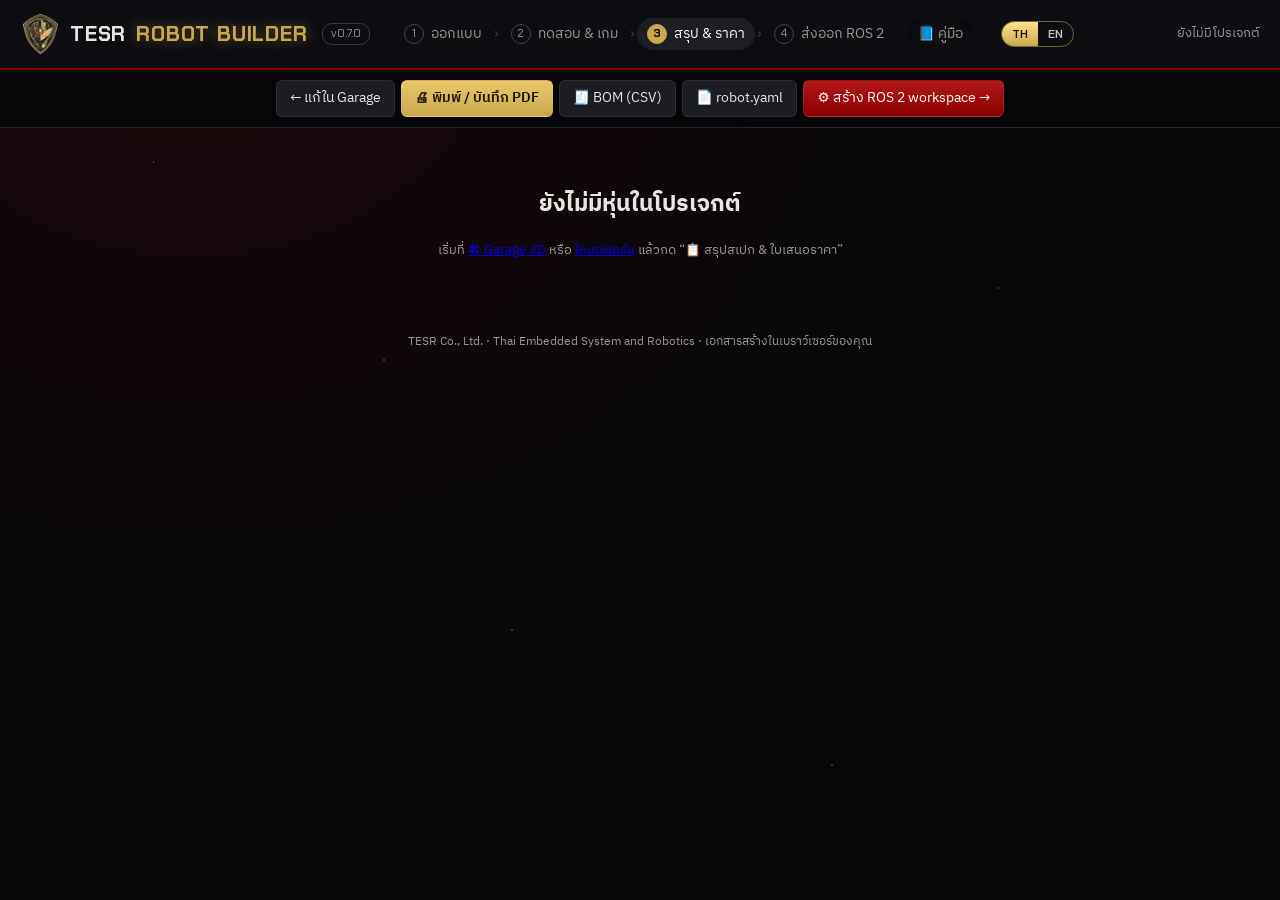
<file: docs/summary.html>
<!DOCTYPE html>
<html lang="th">
<head>
<meta charset="utf-8">
<meta name="viewport" content="width=device-width, initial-scale=1">
<title>TESR Robot Builder — สรุปสเปก &amp; ใบเสนอราคา</title>
<link rel="preconnect" href="https://fonts.googleapis.com">
<link href="https://fonts.googleapis.com/css2?family=Chakra+Petch:wght@500;700&family=IBM+Plex+Sans+Thai:wght@400;600&display=swap" rel="stylesheet">
<link rel="stylesheet" href="./theme.css"><link rel="stylesheet" href="./logo.css">
<style>
  header.tesr nav .navsep { color:var(--muted); font-size:11.5px; margin:0 6px 0 4px; opacity:.7; }
  .bar-actions { position:sticky; top:0; z-index:5; display:flex; gap:6px; flex-wrap:wrap; justify-content:center; padding:10px; background:rgba(7,7,10,.92); border-bottom:1px solid var(--line); }
  .sheet { max-width:980px; margin:18px auto 60px; background:#fbfaf7; color:#1b1b1f; border-radius:6px; padding:36px 42px; box-shadow:0 20px 60px rgba(0,0,0,.6); font-size:13.5px; }
  .sheet h1 { font-family:'Chakra Petch'; font-size:22px; margin:0; letter-spacing:.5px; }
  .sheet h2 { font-family:'Chakra Petch'; font-size:14px; letter-spacing:1px; text-transform:uppercase; color:#8B0000; margin:24px 0 8px; padding-bottom:4px; border-bottom:2px solid #8B0000; }
  .sheet .muted { color:#6d6a63; font-size:12px; }
  .doc-head { display:flex; justify-content:space-between; gap:20px; align-items:flex-start; border-bottom:3px solid #1b1b1f; padding-bottom:14px; }
  .brand { display:flex; gap:12px; align-items:center; }
  .brand i { width:56px; height:56px; background:var(--logo) center/contain no-repeat; display:block; }
  .brand b { font-family:'Chakra Petch'; font-size:18px; display:block; } .brand span { font-size:12px; color:#6d6a63; }
  .doc-meta { text-align:right; } .doc-meta div { font-size:12.5px; } .doc-meta b { font-family:'Chakra Petch'; }
  .cust { display:grid; grid-template-columns:repeat(3, 1fr); gap:8px 14px; margin-top:14px; }
  .cust label { color:#6d6a63; font-size:11.5px; }
  .cust input, .cust textarea { background:#fff; color:#1b1b1f; border:1px solid #d8d4ca; font-size:13px; padding:5px 7px; border-radius:4px; }
  .cust .wide { grid-column:1 / -1; }
  .hero { display:grid; grid-template-columns:1.25fr 1fr; gap:18px; margin-top:18px; align-items:stretch; }
  .hero .pic { background:#0a0a0f; border-radius:6px; overflow:hidden; display:grid; place-items:center; min-height:220px; color:#9a978f; font-size:12px; }
  .hero .pic img { width:100%; height:100%; object-fit:cover; display:block; }
  .hero .name { font-family:'Chakra Petch'; font-size:20px; } .hero .desc { color:#6d6a63; margin-bottom:10px; }
  .rankbox { display:flex; gap:12px; align-items:center; margin:6px 0 10px; }
  .rank { width:54px; height:60px; display:grid; place-items:center; font-family:'Chakra Petch'; font-size:30px; font-weight:700; color:#fff; background:#1b1b1f; clip-path:polygon(50% 0, 100% 22%, 100% 78%, 50% 100%, 0 78%, 0 22%); }
  .stat { margin:5px 0; } .stat .row { display:flex; justify-content:space-between; font-size:12px; } .stat b { font-family:'Chakra Petch'; }
  .bar { height:7px; background:#e5e1d8; border-radius:4px; overflow:hidden; } .bar i { display:block; height:100%; background:linear-gradient(90deg, #8B0000, #C9A84C); }
  .kv { width:100%; border-collapse:collapse; } .kv td { padding:5px 6px; border-bottom:1px solid #e5e1d8; vertical-align:top; } .kv td:first-child { color:#6d6a63; width:42%; }
  .grid2 { display:grid; grid-template-columns:minmax(0,1fr) minmax(0,1fr); gap:6px 24px; } .grid2 > * { min-width:0; } .kv { table-layout:fixed; } .kv td { overflow-wrap:break-word; } table.kv td:last-child { white-space:normal; }
  .grid2 h3 { font-size:12.5px; margin:10px 0 4px; color:#1b1b1f; }
  table.t { width:100%; border-collapse:collapse; font-size:12.5px; }
  table.t th { text-align:left; background:#1b1b1f; color:#fff; padding:6px; font-weight:600; }
  table.t td { padding:6px; border-bottom:1px solid #e5e1d8; vertical-align:top; }
  table.t tr.cat td { background:#f1ede4; font-family:'Chakra Petch'; font-size:12px; color:#8B0000; letter-spacing:.4px; }
  table.t td.num, table.t th.num { text-align:right; white-space:nowrap; }
  table.t tfoot td { border:none; padding:4px 6px; } table.t tfoot tr.grand td { font-family:'Chakra Petch'; font-size:16px; border-top:2px solid #1b1b1f; padding-top:8px; }
  .sheet a { color:#8B0000; }
  .note { font-size:12px; color:#6d6a63; }
  .wi { padding:5px 8px; margin:4px 0; border-left:3px solid #c98b1e; background:#fff8ea; font-size:12.5px; } .wi.err { border-color:#c0392b; background:#fdeeee; } .wi.ok { border-color:#2e8b57; background:#eef8f1; }
  .sign { display:grid; grid-template-columns:1fr 1fr; gap:40px; margin-top:40px; } .sign div { border-top:1px solid #1b1b1f; padding-top:6px; text-align:center; font-size:12px; color:#6d6a63; }
  .opts { display:flex; gap:14px; flex-wrap:wrap; align-items:center; font-size:12.5px; margin:6px 0; }
  .opts input[type=number] { width:70px; background:#fff; color:#1b1b1f; border:1px solid #d8d4ca; }
  .empty { max-width:620px; margin:60px auto; text-align:center; }
  /* component checklist + quotation grouped by component */
  table.t tr.cat .ckst { float:right; font-family:'Sarabun', sans-serif; color:#2e6b45; letter-spacing:0; font-size:11.5px; }
  table.t tr.cat.ck-missing td { background:#fdeeee; } table.t tr.cat.ck-missing .ckst { color:#c0392b; font-weight:600; }
  table.t tr.cat.ck-na .ckst, table.t tr.cat.ck-none .ckst { color:#8a857a; } table.t tr.cat.ck-rec .ckst { color:#b07a12; }
  table.t tr.own td { color:#6d6a63; }
  table.t.ck tr.ck-missing td { background:#fdeeee; color:#8b1d12; } table.t.ck tr.ck-own td:last-child, table.t.ck tr.ck-agv td:last-child, table.t.ck tr.ck-build td:last-child { color:#8a6a10; }
  .ck-block { max-width:980px; margin:14px auto 0; padding:12px 16px; border-radius:8px; background:#2a1414; border:1px solid rgba(192,57,43,.8); color:#ffd9d4; display:flex; flex-wrap:wrap; gap:6px 16px; align-items:center; font-size:13px; }
  .ck-block b { flex-basis:100%; color:#ff8a80; } .ck-block a { color:#ffcf7a; margin-left:auto; }
  .sheet.draft { position:relative; } .sheet.draft::after { content:'DRAFT · ยังไม่ครบองค์ประกอบ'; position:absolute; top:40%; left:50%; transform:translate(-50%,-50%) rotate(-24deg); font-family:'Chakra Petch'; font-size:64px; color:rgba(192,57,43,.12); white-space:nowrap; pointer-events:none; }
  button:disabled { opacity:.45; cursor:not-allowed; }
  @media (max-width:760px) { .sheet { padding:20px 16px; } .hero, .grid2, .cust { grid-template-columns:1fr; } }
  @media print {
    @page { size:A4; margin:12mm; }
    body { background:#fff !important; } body::before { display:none; }
    header.tesr, .bar-actions, footer.tesr, .no-print { display:none !important; }
    .sheet { box-shadow:none; margin:0; padding:0; max-width:none; }
    .cust input, .cust textarea { border:none; padding:0; }
    * { -webkit-print-color-adjust:exact; print-color-adjust:exact; }
    h2 { break-after:avoid; } tr, .hero { break-inside:avoid; }
  }
</style>
</head>
<body>
<header class="tesr">
  <h1>TESR <span>Robot Builder</span></h1>
  <nav><a href="./index.html">1 · 🛠 Garage 3D</a><a class="active" href="./summary.html">2 · 📋 สรุปสเปก &amp; ใบเสนอราคา</a><a href="./build.html">3 · ⚙️ สร้าง ROS 2 workspace</a><span class="navsep">เครื่องมือ:</span><a href="./form.html">โหมดฟอร์ม</a><a href="./model.html">เปิด URDF/STL</a></nav>
  <div class="status" id="sStatus">กำลังโหลด…</div>
</header>
<div class="bar-actions">
  <button class="ghost" id="aBack">← แก้ใน Garage</button>
  <button class="gold" id="aPrint">🖨 พิมพ์ / บันทึก PDF</button>
  <button class="ghost" id="aBom">🧾 BOM (CSV)</button>
  <button class="ghost" id="aYaml">📄 robot.yaml</button>
  <button id="aBuild">⚙️ สร้าง ROS 2 workspace →</button>
</div>
<main id="doc"><div class="empty"><p>กำลังเตรียมเอกสาร…</p></div></main>
<footer class="tesr">TESR Co., Ltd. · Thai Embedded System and Robotics · เอกสารสร้างในเบราว์เซอร์ของคุณ</footer>
<script src="./version.js"></script>
<script src="./garage-core.js"></script>
<script src="./summary.js"></script>
<script src="./i18n.js"></script>
<script src="./nav.js"></script>
</body>
</html>
</file>
<file: docs/theme.css>
/* TESR Robot Builder — shared "space" theme: black / crimson #8B0000 / gold #C9A84C, Chakra Petch + IBM Plex Sans Thai */
:root { --bg:#07070a; --panel:#15151a; --line:#26262b; --text:#e8e6e1; --muted:#9a978f; --crimson:#8B0000; --crimson-2:#b3171b; --gold:#C9A84C; --gold-2:#e9c86a; --ok:#2e8b57; --warn:#c98b1e; --err:#c0392b; }
* { box-sizing:border-box; }
html, body { height:100%; }
body { margin:0; color:var(--text); font-family:'IBM Plex Sans Thai', system-ui, sans-serif; font-size:15px; line-height:1.55;
  background:var(--bg) radial-gradient(ellipse at 15% 0%, rgba(139,0,0,.16), transparent 50%); }
body::before { content:""; position:fixed; inset:0; pointer-events:none; z-index:-1;
  background-image:radial-gradient(1px 1px at 12% 18%, #fff 60%, transparent), radial-gradient(1px 1px at 78% 32%, #fff 60%, transparent), radial-gradient(1.5px 1.5px at 40% 70%, #C9A84C 60%, transparent),
    radial-gradient(1px 1px at 65% 85%, #fff 60%, transparent), radial-gradient(1px 1px at 88% 8%, #fff 60%, transparent), radial-gradient(1px 1px at 30% 40%, #fff 60%, transparent), radial-gradient(1.2px 1.2px at 55% 12%, #fff 60%, transparent);
  opacity:.28; }
header.tesr { padding:14px 20px; border-bottom:2px solid var(--crimson); display:flex; flex-wrap:wrap; gap:6px 18px; align-items:baseline; background:#0e0e12; }
header.tesr h1 { font-family:'Chakra Petch', sans-serif; font-size:21px; margin:0; letter-spacing:.8px; text-transform:uppercase; display:flex; align-items:center; gap:10px; }
header.tesr h1::before { content:""; width:40px; height:40px; flex:none; background:var(--logo, none) center/contain no-repeat; }
header.tesr h1 span { color:var(--gold); text-shadow:0 0 14px rgba(201,168,76,.45); }
header.tesr nav a { color:var(--muted); text-decoration:none; font-size:13px; margin-right:14px; padding-bottom:2px; border-bottom:1px solid transparent; }
header.tesr nav a.active, header.tesr nav a:hover { color:var(--gold); border-color:var(--gold); }
header.tesr .status { color:var(--muted); font-size:12.5px; margin-left:auto; }
.panel { background:var(--panel); border:1px solid var(--line); border-radius:12px; padding:16px 18px; }
.panel h2 { font-family:'Chakra Petch', sans-serif; font-size:15px; margin:0 0 10px; color:var(--gold); letter-spacing:.5px; text-transform:uppercase; }
.panel h2 small { color:var(--muted); font-family:'IBM Plex Sans Thai'; font-weight:400; font-size:12.5px; margin-left:8px; text-transform:none; letter-spacing:0; }
h3 { font-size:13px; margin:12px 0 6px; color:var(--gold-2); }
label { display:flex; flex-direction:column; gap:3px; font-size:12px; color:var(--muted); }
input, select, textarea { background:#0d0d11; color:var(--text); border:1px solid var(--line); border-radius:6px; padding:6px 8px; font:inherit; font-size:13.5px; }
input:focus, select:focus, textarea:focus { outline:1px solid var(--gold); }
input[type=color] { padding:2px; height:32px; }
input[type=checkbox] { width:16px; height:16px; accent-color:var(--crimson-2); }
button { background:linear-gradient(180deg, var(--crimson-2), var(--crimson)); color:#fff; border:1px solid rgba(255,255,255,.08); border-radius:6px; padding:7px 13px; font:inherit; font-size:13.5px; cursor:pointer; }
button:hover { filter:brightness(1.15); }
button.gold { background:linear-gradient(180deg, var(--gold-2), var(--gold)); color:#1a1300; font-weight:600; }
button.ghost { background:#1c1c22; color:var(--text); }
button.mini { padding:3px 8px; font-size:12px; }
button.active { outline:1px solid var(--gold); }
.actions { display:flex; gap:6px; flex-wrap:wrap; margin:8px 0; }
.tag { display:inline-block; font-size:11px; padding:1px 7px; border-radius:10px; border:1px solid var(--line); color:var(--muted); margin-left:4px; }
.tag.ok { border-color:var(--ok); color:#7fd39b; } .tag.warn { border-color:var(--warn); color:#e9b45a; } .tag.err { border-color:var(--err); color:#ff8a80; }
.muted { color:var(--muted); font-size:12.5px; }
code { color:var(--gold); font-size:12.5px; }
pre { background:#0d0d11; border:1px solid var(--line); border-radius:6px; padding:8px; overflow:auto; font-size:12px; }
.drop { border:1px dashed rgba(201,168,76,.45); border-radius:10px; padding:16px; text-align:center; color:var(--muted); cursor:pointer; transition:.15s; }
.drop:hover, .drop.over { border-color:var(--gold); background:rgba(201,168,76,.06); color:var(--text); }
.layer { display:flex; align-items:center; gap:8px; padding:6px 8px; border:1px solid var(--line); border-radius:8px; margin:4px 0; cursor:pointer; font-size:13px; }
.layer.sel { border-color:var(--gold); background:rgba(201,168,76,.08); }
.layer .sw { width:12px; height:12px; border-radius:3px; flex:none; }
.layer .nm { flex:1; overflow:hidden; text-overflow:ellipsis; white-space:nowrap; }
.grid3 { display:grid; grid-template-columns:repeat(3, 1fr); gap:6px; }
footer.tesr { text-align:center; color:var(--muted); font-size:12px; padding:12px; }

/* layout helpers for the simplified Spec & Sizing page */
.wrap { max-width:1100px; margin:0 auto; padding:18px 16px 60px; display:grid; gap:16px; }
.grid { display:grid; grid-template-columns:repeat(auto-fill, minmax(170px, 1fr)); gap:10px 14px; }
details { border:1px solid var(--line); border-radius:10px; padding:8px 12px; margin-top:8px; }
details summary { cursor:pointer; color:var(--gold-2); font-size:13.5px; }
details[open] summary { margin-bottom:8px; }
.kpi { display:grid; grid-template-columns:repeat(auto-fill, minmax(150px, 1fr)); gap:8px; margin:8px 0; }
.kpi div { background:#0d0d11; border:1px solid var(--line); border-radius:8px; padding:8px 10px; }
.kpi b { display:block; font-family:'Chakra Petch'; color:var(--gold); font-size:17px; }
.kpi span { color:var(--muted); font-size:11.5px; }
.two { display:grid; grid-template-columns:1fr 1fr; gap:16px; }
@media (max-width:820px) { .two { grid-template-columns:1fr; } }
table.kv { width:100%; border-collapse:collapse; font-size:13.5px; }
table.kv td { padding:5px 6px; border-bottom:1px solid var(--line); vertical-align:top; }
table.kv td:last-child { text-align:right; white-space:nowrap; }
table.bom { width:100%; border-collapse:collapse; font-size:13.5px; }
table.bom th { text-align:left; color:var(--gold); font-weight:600; padding:6px; border-bottom:1px solid var(--crimson); }
table.bom td { padding:7px 6px; border-bottom:1px solid var(--line); vertical-align:top; }
table.bom tfoot td { border-bottom:none; padding-top:10px; }
.rec { display:flex; justify-content:space-between; gap:10px; align-items:center; padding:8px 10px; border:1px solid var(--line); border-radius:8px; margin:6px 0; flex-wrap:wrap; }
.rec.fit { border-color:var(--gold); background:#1a1712; }
a.shop { color:var(--gold); text-decoration:none; border:1px solid var(--gold); padding:3px 9px; border-radius:6px; font-size:13px; white-space:nowrap; }
a.shop:hover { background:var(--gold); color:#000; }
.catalog { display:flex; gap:8px; align-items:center; flex-wrap:wrap; }
.catalog input { flex:1; min-width:240px; }
.check { flex-direction:row; align-items:center; gap:8px; padding-top:18px; color:var(--text); }
textarea.yaml { width:100%; min-height:300px; font-family:ui-monospace, Menlo, Consolas, monospace; font-size:12.5px; }
.steps { display:flex; gap:8px; flex-wrap:wrap; }
.steps a { flex:1; min-width:180px; text-decoration:none; color:var(--text); background:#0d0d11; border:1px solid var(--line); border-radius:10px; padding:10px 12px; }
.steps a b { display:block; color:var(--gold); font-family:'Chakra Petch'; }
.steps a small { color:var(--muted); }

/* wizard (Spec & Sizing) */
.wizard { display:grid; grid-template-columns:minmax(0, 1.15fr) minmax(0, 1fr); gap:16px; align-items:start; }
@media (max-width:900px) { .wizard { grid-template-columns:1fr; } }
.sticky { position:sticky; top:12px; }
.stepbar { display:flex; gap:6px; margin:0 0 12px; }
.stepbar span { flex:1; height:6px; border-radius:3px; background:#26262b; }
.stepbar span.done { background:var(--gold); } .stepbar span.now { background:var(--crimson-2); }
.step { display:none; } .step.now { display:block; }
.step h2 { font-size:17px; }
.hint { background:#0d0d11; border-left:3px solid var(--gold); border-radius:6px; padding:8px 12px; margin:6px 0 12px; font-size:13.5px; color:var(--text); }
.hint b { color:var(--gold); }
.guide { width:100%; max-width:460px; display:block; margin:0 auto 6px; background:radial-gradient(ellipse at 50% 50%, #131318, #0b0b0e 75%); border:1px solid var(--line); border-radius:12px; }
.guide .part { opacity:.55; transition:.25s; }
.guide .part.hl { opacity:1; filter:drop-shadow(0 0 5px var(--c)); }
.guide .label { fill:#9a978f; font-size:9px; font-family:'IBM Plex Sans Thai', sans-serif; }
.guide .label.hl { fill:var(--gold); font-weight:600; }
.guide .ground { stroke:#3a3a42; stroke-width:1; stroke-dasharray:4 3; }
.navrow { display:flex; justify-content:space-between; gap:8px; margin-top:12px; }
table.bom tr.cat td { color:var(--gold); font-family:'Chakra Petch'; font-size:12.5px; letter-spacing:.4px; text-transform:uppercase; padding-top:12px; border-bottom:1px solid rgba(201,168,76,.35); }
a.shop.ghost { color:var(--muted); border-color:var(--line); }
a.shop.ghost:hover { background:#26262b; color:var(--text); }
.legend { display:flex; gap:10px 14px; flex-wrap:wrap; justify-content:center; font-size:11.5px; color:var(--muted); margin:-4px 0 10px; }
.legend i { display:inline-block; width:10px; height:10px; border-radius:3px; margin-right:4px; vertical-align:-1px; }
.volt { display:grid; grid-template-columns:repeat(3, 1fr); gap:8px; margin:6px 0 4px; }
@media (max-width:600px) { .volt { grid-template-columns:1fr; } }
.vcard { position:relative; text-align:left; background:#0d0d11; border:1px solid var(--line); border-radius:10px; padding:10px 12px; color:var(--text); display:flex; flex-direction:column; gap:2px; }
.vcard b { font-family:'Chakra Petch'; font-size:18px; color:var(--gold); }
.vcard span { font-size:12.5px; } .vcard small { color:var(--muted); font-size:11px; }
.vcard.sel { border-color:var(--gold); background:#1a1712; }
.vcard.rec::after { content:'แนะนำ'; position:absolute; top:8px; right:8px; font-size:10.5px; color:#1a1300; background:var(--gold); border-radius:8px; padding:1px 7px; }
.vcard:hover { filter:none; border-color:var(--gold-2); }

/* ======================================================================
   Responsive layer — phone (< 768), tablet (768–1149), laptop (1150–1279), desktop (≥ 1280)
   Shared by every page (all pages load theme.css). Page-specific selectors only match on their page.
   ====================================================================== */
html { -webkit-text-size-adjust:100%; }
img, canvas, svg, video { max-width:100%; }
header.tesr { padding-left:max(20px, env(safe-area-inset-left)); padding-right:max(20px, env(safe-area-inset-right)); }

/* Garage pages (index.html, play.html): see garage.css */

/* ---------- header on phones: compact, nav scrolls sideways */
@media (max-width:767px) {
  header.tesr { padding:8px 12px; gap:6px 10px; align-items:center; }
  header.tesr h1 { font-size:15px; gap:7px; } header.tesr h1::before { width:28px; height:28px; }
  header.tesr nav { order:3; flex:1 0 100%; display:flex; overflow-x:auto; white-space:nowrap; scrollbar-width:none; -webkit-overflow-scrolling:touch; }
  header.tesr nav::-webkit-scrollbar { display:none; }
  header.tesr nav a { font-size:12.5px; margin-right:12px; flex:none; }
  header.tesr .status { display:none; }
  header.tesr .lang-switch { margin-left:auto; }
}

/* ---------- missions (garage-game.js) */
@media (max-width:767px) {
  .gm-top { top:6px; padding:6px 12px; gap:8px; max-width:calc(100% - 12px); }
  .gm-top .t { font-size:17px; min-width:48px; } .gm-top b { font-size:12px; }
  .gm-mini { top:auto; bottom:64px; right:6px; padding:4px; } .gm-mini canvas { width:132px; height:88px; }
  .gm-gauges { width:150px; left:6px; bottom:64px; padding:6px 8px; } .gm-gauges .row { font-size:10.5px; }
  .gm-gauges .row:last-child { display:none; }
  .gm-joy { left:auto; right:14px; bottom:170px; width:110px; height:110px; } .gm-joy i { left:35px; top:35px; }
  .gm-center { font-size:64px; }
  .gm-card { padding:14px; } .gm-card h2 { font-size:18px; }
  .gm-ms { grid-template-columns:1fr 1fr; } .gm-m .ic { font-size:28px; }
  .gm-res .kv { grid-template-columns:1fr 1fr; } .gm-res .big { font-size:40px; }
}

/* ---------- quotation (summary.html) */
@media (max-width:767px) {
  .bar-actions { justify-content:flex-start; flex-wrap:nowrap; overflow-x:auto; scrollbar-width:none; }
  .bar-actions::-webkit-scrollbar { display:none; } .bar-actions button { flex:none; }
  .sheet { margin:8px 6px 40px; padding:18px 14px; font-size:13px; }
  .doc-head { flex-direction:column; } .doc-meta { text-align:left; }
  .sheet table.t { display:block; overflow-x:auto; white-space:nowrap; }
  .sign { grid-template-columns:1fr; gap:26px; }
}
@media (min-width:768px) and (max-width:1023px) { .sheet { margin:12px; padding:26px 24px; } }

/* ---------- Mission Control (build.html) */
@media (max-width:767px) {
  .mc { padding:8px 8px 40px; gap:10px; }
  .sci { padding:12px; }
  .hero h1 { font-size:22px; } .go { width:100%; font-size:16px; padding:14px; }
  .pipe .stage .node { width:42px; height:42px; font-size:18px; } .pipe .stage::before { top:27px; }
  .pipe .stage b { font-size:10.5px; } .pipe .stage span { display:none; }
  .cats { grid-template-columns:1fr; }
  .pkg { grid-template-columns:38px 1fr; } .pkg .ico { width:38px; height:38px; font-size:18px; } .pkg .n { grid-column:2; text-align:left; }
  .cmd pre { font-size:11.5px; }
  .explorer { grid-template-columns:1fr; } .files { max-height:220px; }
}
@media (min-width:768px) and (max-width:1100px) { .g3 { grid-template-columns:1fr 1fr; } .g3 > section:last-child { grid-column:1 / -1; } }

/* ---------- form mode / model tools */
@media (max-width:767px) {
  .wrap, main.wrap { padding:8px; }
  .panel { padding:12px; }
  .grid { grid-template-columns:1fr !important; }
  .navrow button { flex:1; }
}

/* bilingual snippets: <span class="i18n-th">…</span><span class="i18n-en">…</span> follow the TH / EN switch (html[lang]) */
html[lang="en"] .i18n-th, html:not([lang="en"]) .i18n-en { display:none !important; }

/* ---------- header menu: the 4 site steps (nav.js) */
header.tesr { align-items:center; }
header.tesr nav.steps-nav { display:flex; align-items:center; gap:2px; flex-wrap:nowrap; }
header.tesr nav.steps-nav a { display:inline-flex; align-items:center; gap:7px; margin:0; padding:6px 10px; border:none; border-radius:18px; font-size:13.5px; color:var(--muted); white-space:nowrap; }
header.tesr nav.steps-nav a i { font-style:normal; width:20px; height:20px; border-radius:50%; display:grid; place-items:center; font-size:11.5px; font-family:'Chakra Petch'; border:1px solid #44444c; color:var(--muted); }
header.tesr nav.steps-nav a:hover { color:var(--text); background:#1a1a20; }
header.tesr nav.steps-nav a.active { color:#fff; background:#1d1d24; }
header.tesr nav.steps-nav a.active i { background:var(--gold); border-color:var(--gold); color:#1a1300; font-weight:700; }
header.tesr nav.steps-nav .sep { color:#3a3a42; font-size:15px; }
header.tesr nav.steps-nav a.guide { margin-left:12px; }
@media (max-width:767px) {
  header.tesr nav.steps-nav { overflow-x:auto; }
  header.tesr nav.steps-nav a { padding:5px 8px; font-size:12.5px; gap:5px; }
  header.tesr nav.steps-nav .sep { display:none; }
}

/* ---------- version badge + "What's new" (version.js, nav.js) */
.ver-badge { background:transparent; border:1px solid #3a3a42; color:var(--muted); font-family:'Chakra Petch'; font-size:11.5px; padding:1px 8px; border-radius:10px; margin:0 6px 0 -4px; cursor:pointer; white-space:nowrap; }
.ver-badge:hover { color:var(--gold); border-color:rgba(201,168,76,.6); }
.ver-modal { position:fixed; inset:0; z-index:200; display:grid; place-items:center; background:rgba(3,3,6,.75); padding:16px; }
.ver-modal .card { position:relative; width:min(560px,100%); max-height:84vh; overflow:auto; background:#121218; border:1px solid rgba(201,168,76,.45); border-radius:14px; padding:20px 22px; }
.ver-modal h2 { font-family:'Chakra Petch'; color:#fff; margin:0 0 12px; font-size:20px; } .ver-modal h2 small { display:block; font-size:12px; color:var(--muted); font-weight:400; }
.ver-modal ol { list-style:none; margin:0; padding:0; }
.ver-modal li { border-left:2px solid #2c2c33; padding:2px 0 10px 14px; position:relative; }
.ver-modal li::before { content:''; position:absolute; left:-6px; top:6px; width:10px; height:10px; border-radius:50%; background:#2c2c33; }
.ver-modal li.now::before { background:var(--gold); } .ver-modal li b { color:#fff; font-family:'Chakra Petch'; } .ver-modal li.now b { color:var(--gold); }
.ver-modal li span { color:var(--muted); font-size:12px; margin-left:8px; } .ver-modal li p { margin:2px 0 0; font-size:13px; color:var(--text); line-height:1.5; }
.ver-modal .x { position:absolute; right:12px; top:10px; background:transparent; border:none; color:var(--muted); font-size:16px; cursor:pointer; }
@media print { .ver-badge { display:none; } }
</file>
<file: docs/logo.css>
:root { --logo: url([data-uri]); }
</file>
